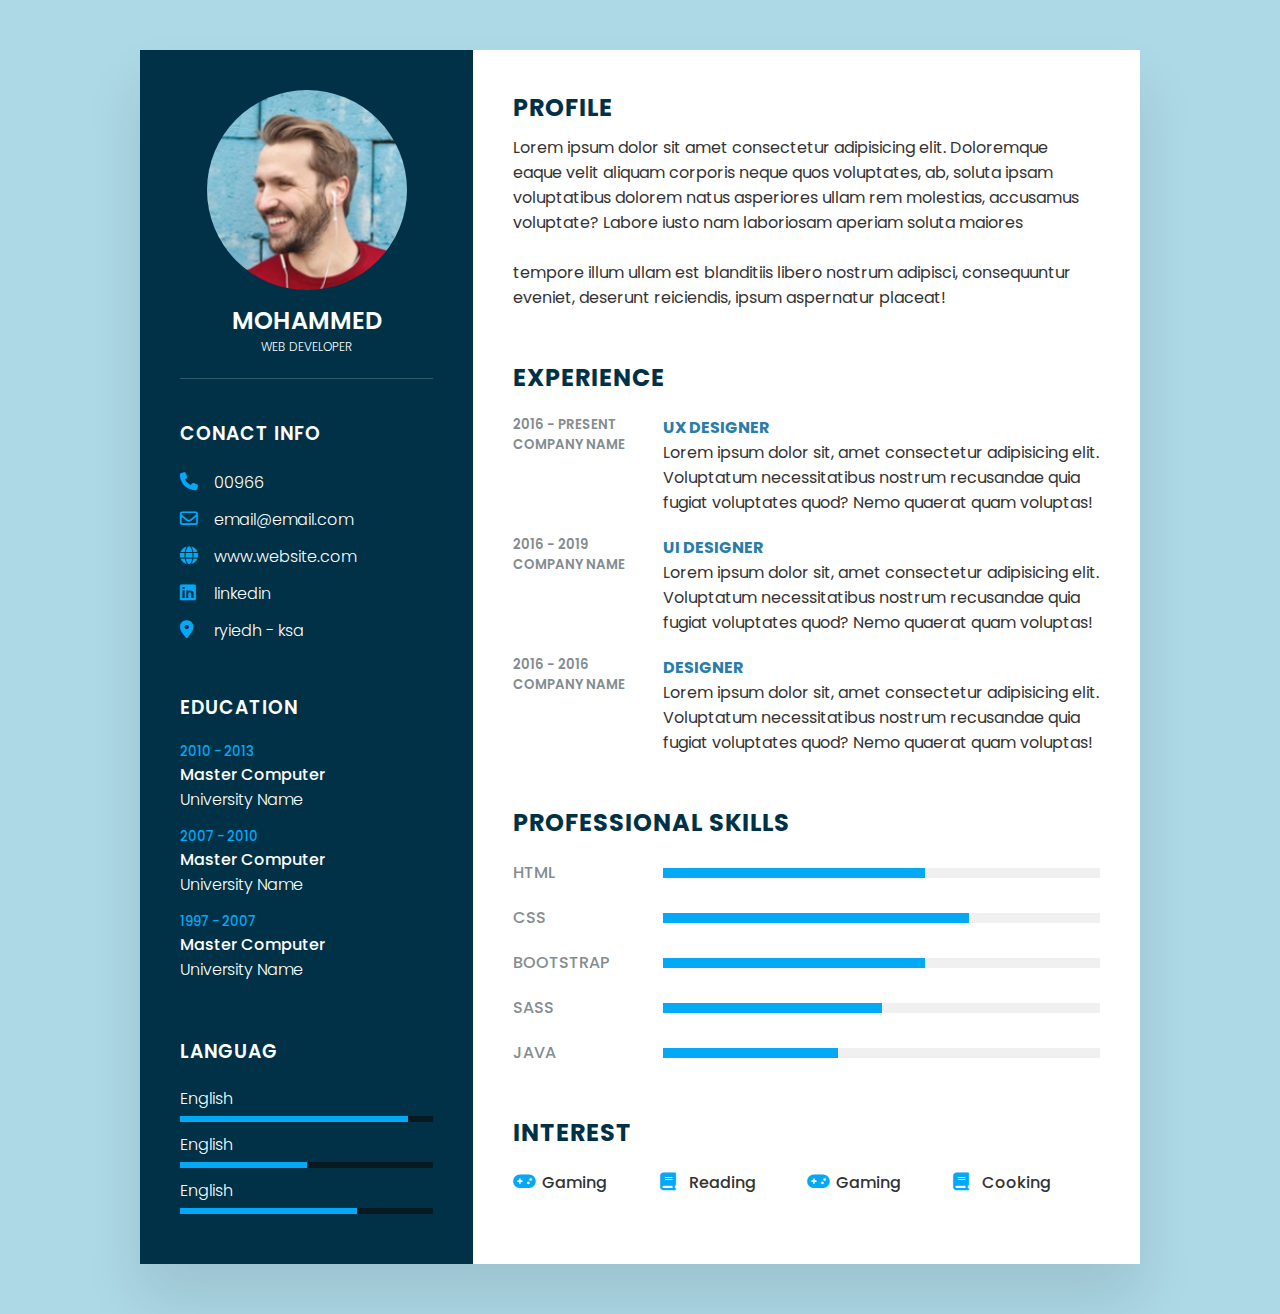
<file: project/04/index.html>
<!DOCTYPE html>
<html lang="en">

<head>
    <meta charset="UTF-8">
    <meta http-equiv="X-UA-Compatible" content="IE=edge">
    <meta name="viewport" content="width=device-width, initial-scale=1.0">
    <title> cv </title>

    <link rel="stylesheet" href="css/all.min.css">
    <link rel="stylesheet" href="css/main.css">
</head>

<body>





    <div class="body">
        <div class="container">

            <!-- 003 -->
            <div class="left_side">

                <div class="profile_text">
                    <div class="img_box">
                        <img src="images/pic.png" alt="">
                    </div>

                    <h2>
                        mohammed
                        <br>
                        <span> web developer </span>
                    </h2>
                </div>

                <div class="contact_info">
                    <h3>Conact Info</h3>

                    <ul>
                        <li>
                            <span class="icon"><i class="fa-solid fa-phone"></i></span>
                            <span class="text">00966</span>
                        </li>

                        <li>
                            <span class="icon"><i class="fa-regular fa-envelope"></i></span>
                            <span class="text">email@email.com</span>
                        </li>

                        <li>
                            <span class="icon"><i class="fa-solid fa-globe"></i></span>
                            <span class="text">www.website.com</span>
                        </li>

                        <li>
                            <span class="icon"><i class="fa-brands fa-linkedin"></i></span>
                            <span class="text">linkedin</span>
                        </li>

                        <li>
                            <span class="icon"><i class="fa-sharp fa-solid fa-location-dot"></i></span>
                            <span class="text">ryiedh - ksa</span>
                        </li>
                    </ul>
                </div>

                <div class="education">
                    <h3>Education</h3>

                    <ul>
                        <li>
                            <h5>2010 - 2013</h5>
                            <h4>Master Computer</h4>
                            <h4>University Name</h4>
                        </li>

                        <li>
                            <h5>2007 - 2010</h5>
                            <h4>Master Computer</h4>
                            <h4>University Name</h4>
                        </li>

                        <li>
                            <h5>1997 - 2007</h5>
                            <h4>Master Computer</h4>
                            <h4>University Name</h4>
                        </li>
                    </ul>
                </div>

                <div class="languag">
                    <h3>Languag</h3>

                    <ul>
                        <li>
                            <span class="text">English</span>
                            <span class="percent">
                                <div style="width: 90%;"></div>
                            </span>
                        </li>

                        <li>
                            <span class="text">English</span>
                            <span class="percent">
                                <div style="width: 50%;"></div>
                            </span>
                        </li>

                        <li>
                            <span class="text">English</span>
                            <span class="percent">
                                <div style="width: 70%;"></div>
                            </span>
                        </li>
                    </ul>
                </div>

            </div>

            <!-- 003 -->
            <div class="right_side">

                <div class="about">
                    <h2>profile</h2>

                    <p>
                        Lorem ipsum dolor sit amet consectetur adipisicing elit. Doloremque eaque velit aliquam corporis
                        neque quos voluptates, ab, soluta ipsam voluptatibus dolorem natus asperiores ullam rem
                        molestias, accusamus voluptate? Labore iusto nam laboriosam aperiam soluta maiores

                        <br>
                        <br>

                        tempore illum
                        ullam est blanditiis libero nostrum adipisci, consequuntur eveniet, deserunt reiciendis, ipsum
                        aspernatur placeat!
                    </p>
                </div>

                <div class="experience">
                    <h2>Experience</h2>

                    <div class="box">
                        <div class="year_company">
                            <h5>2016 - Present</h5>
                            <h5>company Name</h5>
                        </div>

                        <div class="text">
                            <h4> UX Designer</h4>
                            <p>
                                Lorem ipsum dolor sit, amet consectetur adipisicing elit. Voluptatum necessitatibus
                                nostrum recusandae quia fugiat voluptates quod? Nemo quaerat quam voluptas!
                            </p>
                        </div>
                    </div>

                    <div class="box">
                        <div class="year_company">
                            <h5>2016 - 2019</h5>
                            <h5>company Name</h5>
                        </div>

                        <div class="text">
                            <h4> UI Designer</h4>
                            <p>
                                Lorem ipsum dolor sit, amet consectetur adipisicing elit. Voluptatum necessitatibus
                                nostrum recusandae quia fugiat voluptates quod? Nemo quaerat quam voluptas!
                            </p>
                        </div>
                    </div>

                    <div class="box">
                        <div class="year_company">
                            <h5>2016 - 2016</h5>
                            <h5>company Name</h5>
                        </div>

                        <div class="text">
                            <h4>Designer</h4>
                            <p>
                                Lorem ipsum dolor sit, amet consectetur adipisicing elit. Voluptatum necessitatibus
                                nostrum recusandae quia fugiat voluptates quod? Nemo quaerat quam voluptas!
                            </p>
                        </div>
                    </div>

                </div>

                <div class="skills">
                    <h2>Professional skills</h2>

                    <div class="box">
                        <h4> html </h4>
                        <div class="percent">
                            <div style="width: 60%;"></div>
                        </div>
                    </div>

                    <div class="box">
                        <h4> css </h4>
                        <div class="percent">
                            <div style="width: 70%;"></div>
                        </div>
                    </div>

                    <div class="box">
                        <h4> Bootstrap </h4>
                        <div class="percent">
                            <div style="width: 60%;"></div>
                        </div>
                    </div>

                    <div class="box">
                        <h4> SASS </h4>
                        <div class="percent">
                            <div style="width: 50%;"></div>
                        </div>
                    </div>

                    <div class="box">
                        <h4> java </h4>
                        <div class="percent">
                            <div style="width: 40%;"></div>
                        </div>
                    </div>

                </div>

                <div class="interest">
                    <h2>interest</h2>

                    <ul>
                        <li>
                            <i class="fa fa-gamepad"></i>
                            Gaming
                        </li>

                        <li>
                            <i class="fa fa-book"></i>
                            Reading
                        </li>

                        <li>
                            <i class="fa fa-gamepad"></i>
                            Gaming
                        </li>

                        <li>
                            <i class="fa fa-book"></i>
                            Cooking
                        </li>
                    </ul>

                </div>

            </div>

        </div>
    </div>







</body>

</html>
</file>
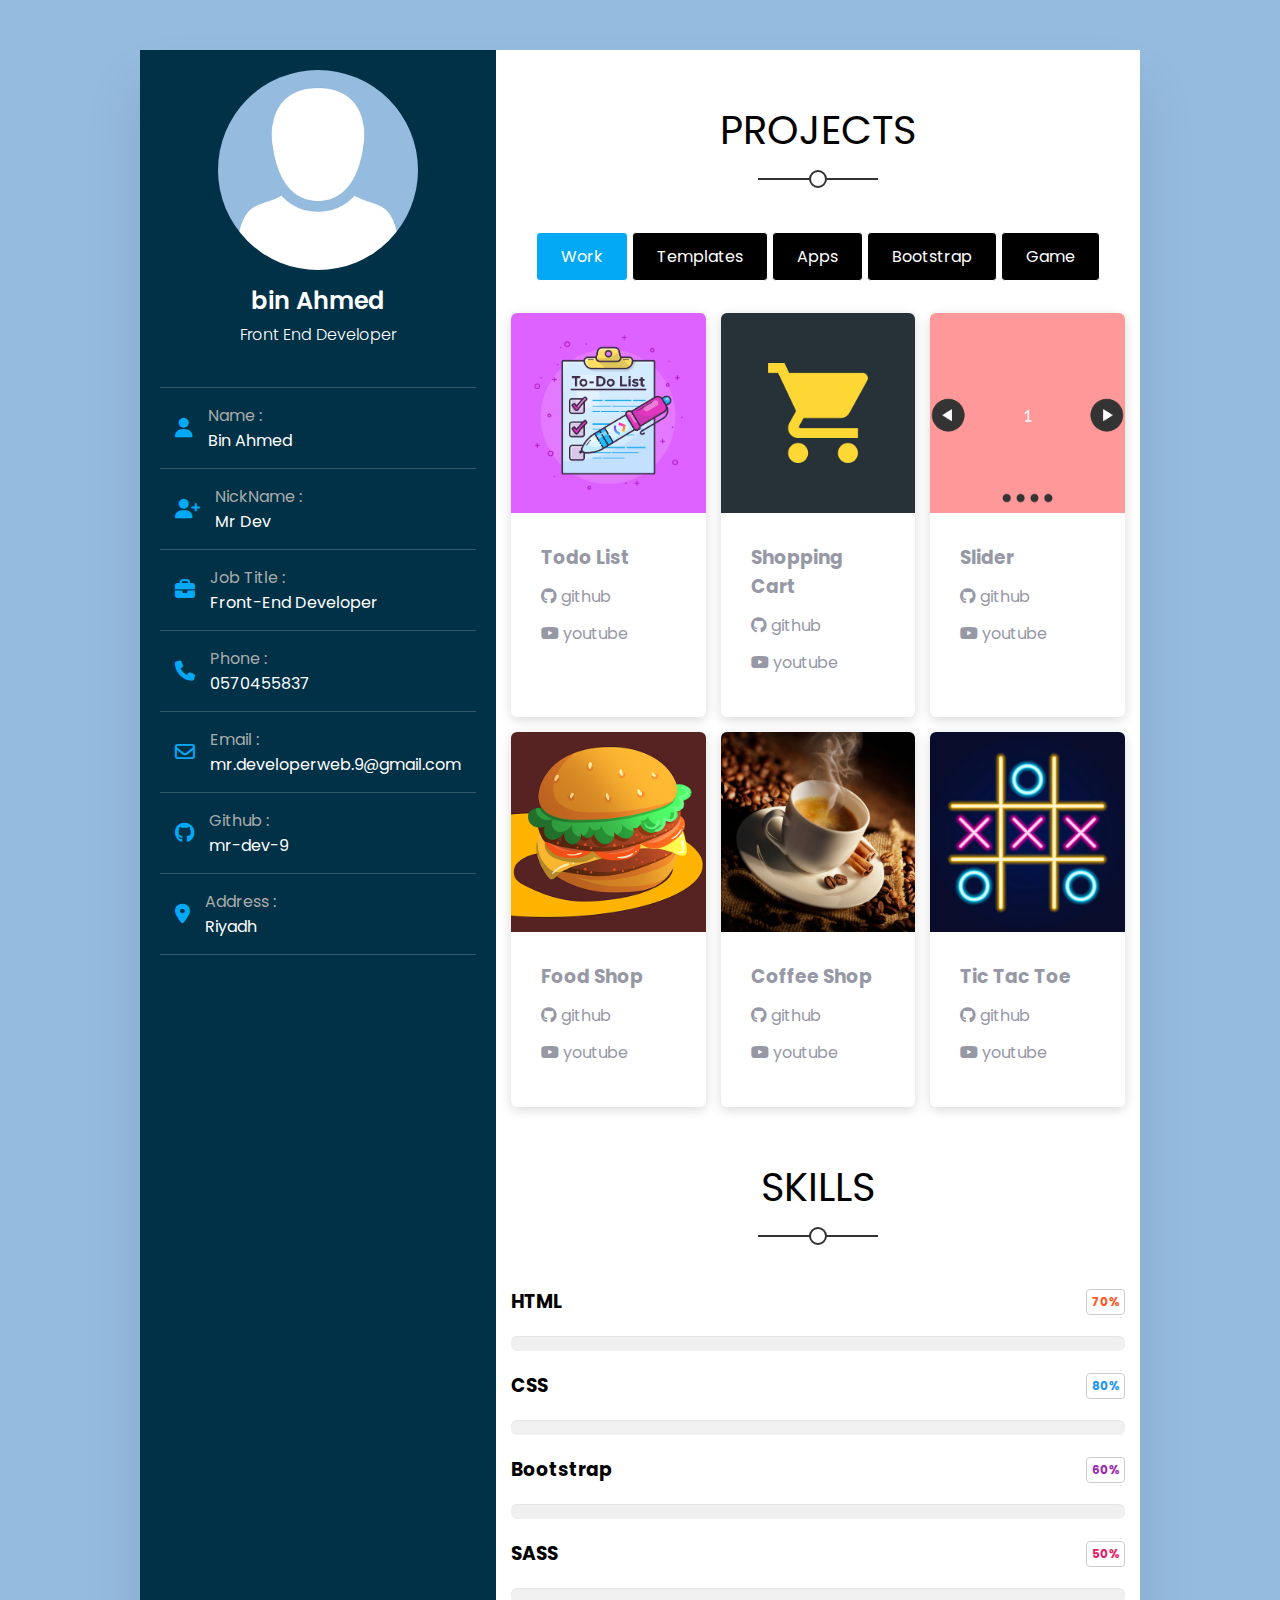
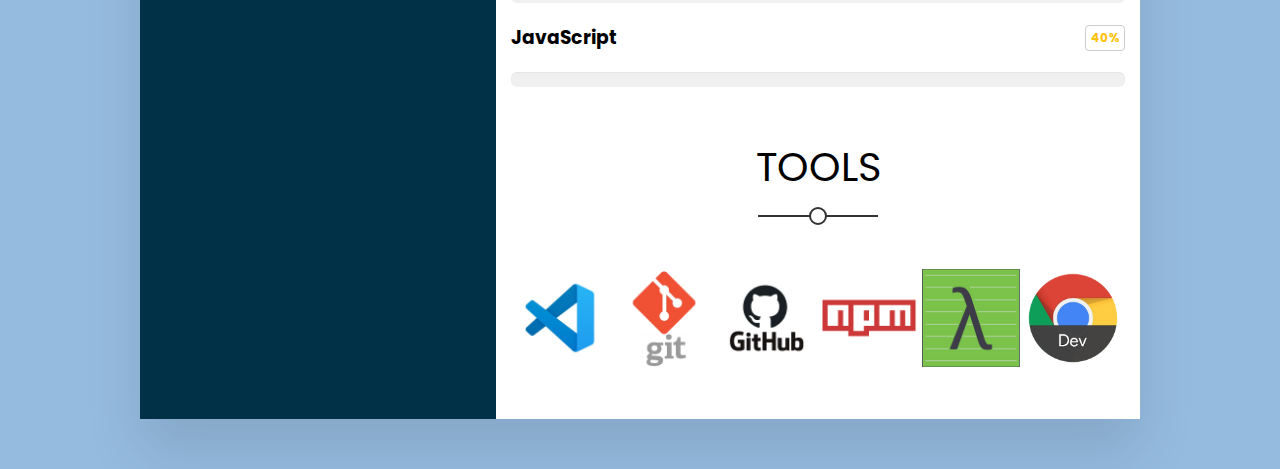
<file: project/05/index.html>
<!DOCTYPE html>
<html lang="en">

<head>
    <meta charset="UTF-8">
    <meta http-equiv="X-UA-Compatible" content="IE=edge">
    <meta name="viewport" content="width=device-width, initial-scale=1.0">
    <title> cv </title>

    <link rel="stylesheet" href="css/all.min.css">
    <link rel="stylesheet" href="css/main.css">
</head>

<body>





    <div class="body_cv">
        <div class="container_body">

            <!-- 003 -->
            <div class="left_side">

                <div class="profile">
                    <div class="img_box">
                        <img src="images/avatar img.webp" alt="">
                    </div>

                    <h2>
                        bin Ahmed
                        <br>
                    </h2>
                    <span> Front End Developer </span>
                </div>

                <div class="contact">

                    <div class="box">
                        <i class="fa-solid fa-user"></i>

                        <div class="info">
                            <h3>Name :</h3>
                            <p>Bin Ahmed</p>
                        </div>
                    </div>

                    <div class="box">
                        <i class="fa-solid fa-user-plus"></i>

                        <div class="info">
                            <h3>NickName :</h3>
                            <p>Mr Dev</p>
                        </div>
                    </div>

                    <div class="box">
                        <i class="fa-solid fa-briefcase"></i>

                        <div class="info">
                            <h3>Job Title :</h3>
                            <p>Front-End Developer</p>
                        </div>
                    </div>

                    <div class="box">
                        <i class="fa-solid fa-phone"></i>

                        <div class="info">
                            <h3>Phone :</h3>
                            <p>0570455837</p>
                        </div>
                    </div>

                    <div class="box">
                        <i class="fa-regular fa-envelope"></i>

                        <div class="info">
                            <h3>Email :</h3>
                            <p>mr.developerweb.9@gmail.com</p>
                        </div>
                    </div>

                    <div class="box">
                        <i class="fa-brands fa-github"></i>

                        <div class="info">
                            <h3>Github :</h3>
                            <p>
                                <a href="https://github.com/mr-dev-9" target="_blank">mr-dev-9</a>
                            </p>
                        </div>
                    </div>

                    <div class="box">
                        <i class="fa-sharp fa-solid fa-location-dot"></i>

                        <div class="info">
                            <h3>Address :</h3>
                            <p>Riyadh</p>
                        </div>
                    </div>

                </div>

            </div>

            <!-- 003 -->
            <div class="right_side">

                <section class="articles">
                    <h2 class="heading">Projects</h2>

                    <ul class="switcher">
                        <li class="active" data-cat=".all">Work</li>
                        <li data-cat=".template">Templates</li>
                        <li data-cat=".app">Apps</li>
                        <li data-cat=".bootstrap">Bootstrap</li>
                        <li data-cat=".game">Game</li>
                    </ul>

                    <div class="article__grid">

                        <!-- 01 = app todo list-->
                        <div class="article__item all app">

                            <div class="article__image"></div>

                            <div class="article__text">

                                <h3>Todo List</h3>

                                <a href="#">
                                    <i class="fa-brands fa-github"></i>
                                    github
                                </a>

                                <a href="#">
                                    <i class="fa-brands fa-youtube"></i>
                                    youtube
                                </a>

                            </div>

                        </div>

                        <!-- 02 = app Shopping Cart -->
                        <div class="article__item all app">

                            <div class="article__image"></div>

                            <div class="article__text">

                                <h3>Shopping Cart</h3>

                                <a href="#">
                                    <i class="fa-brands fa-github"></i>
                                    github
                                </a>

                                <a href="#">
                                    <i class="fa-brands fa-youtube"></i>
                                    youtube
                                </a>

                            </div>

                        </div>

                        <!-- 03 = app Slider-->
                        <div class="article__item all app">

                            <div class="article__image"></div>

                            <div class="article__text">

                                <h3>Slider</h3>

                                <a href="#">
                                    <i class="fa-brands fa-github"></i>
                                    github
                                </a>

                                <a href="#">
                                    <i class="fa-brands fa-youtube"></i>
                                    youtube
                                </a>

                            </div>

                        </div>



                        <!-- 04 = Car-->
                        <div class="article__item hide template">

                            <div class="article__image"></div>

                            <div class="article__text">

                                <h3> Car Shop </h3>

                                <a href="#">
                                    <i class="fa-brands fa-github"></i>
                                    github
                                </a>

                                <a href="#">
                                    <i class="fa-brands fa-youtube"></i>
                                    youtube
                                </a>

                            </div>

                        </div>

                        <!-- 05 = Food-->
                        <div class="article__item all template">

                            <div class="article__image"></div>

                            <div class="article__text">

                                <h3> Food Shop </h3>

                                <a href="#">
                                    <i class="fa-brands fa-github"></i>
                                    github
                                </a>

                                <a href="#">
                                    <i class="fa-brands fa-youtube"></i>
                                    youtube
                                </a>

                            </div>

                        </div>

                        <!-- 06 = Flowers -->
                        <div class="article__item hide template">

                            <div class="article__image"></div>

                            <div class="article__text">

                                <h3> Flowers Shop </h3>

                                <a href="#">
                                    <i class="fa-brands fa-github"></i>
                                    github
                                </a>

                                <a href="#">
                                    <i class="fa-brands fa-youtube"></i>
                                    youtube
                                </a>

                            </div>

                        </div>

                        <!-- 07 = Coffee -->
                        <div class="article__item all template">

                            <div class="article__image"></div>

                            <div class="article__text">

                                <h3> Coffee Shop </h3>

                                <a href="#">
                                    <i class="fa-brands fa-github"></i>
                                    github
                                </a>

                                <a href="#">
                                    <i class="fa-brands fa-youtube"></i>
                                    youtube
                                </a>

                            </div>

                        </div>

                        <!-- 08 = Book -->
                        <div class="article__item hide template">

                            <div class="article__image"></div>

                            <div class="article__text">

                                <h3> Book Shop </h3>

                                <a href="#">
                                    <i class="fa-brands fa-github"></i>
                                    github
                                </a>

                                <a href="#">
                                    <i class="fa-brands fa-youtube"></i>
                                    youtube
                                </a>

                            </div>

                        </div>

                        <!-- 09 = Hospital -->
                        <div class="article__item hide template">

                            <div class="article__image"></div>

                            <div class="article__text">

                                <h3> Book Shop </h3>

                                <a href="#">
                                    <i class="fa-brands fa-github"></i>
                                    github
                                </a>

                                <a href="#">
                                    <i class="fa-brands fa-youtube"></i>
                                    youtube
                                </a>

                            </div>

                        </div>

                        <!-- 10 = Shoes  -->
                        <div class="article__item hide template">

                            <div class="article__image"></div>

                            <div class="article__text">

                                <h3> Shoes Shop </h3>

                                <a href="#">
                                    <i class="fa-brands fa-github"></i>
                                    github
                                </a>

                                <a href="#">
                                    <i class="fa-brands fa-youtube"></i>
                                    youtube
                                </a>

                            </div>

                        </div>

                        <!-- 11 = Fitness -->
                        <div class="article__item hide template">

                            <div class="article__image"></div>

                            <div class="article__text">

                                <h3> Fitness Shop </h3>

                                <a href="#">
                                    <i class="fa-brands fa-github"></i>
                                    github
                                </a>

                                <a href="#">
                                    <i class="fa-brands fa-youtube"></i>
                                    youtube
                                </a>

                            </div>

                        </div>



                        <!-- 12 = game-->
                        <div class="article__item all game">

                            <div class="article__image"></div>

                            <div class="article__text">

                                <h3> Tic Tac Toe </h3>

                                <a href="#">
                                    <i class="fa-brands fa-github"></i>
                                    github
                                </a>

                                <a href="#">
                                    <i class="fa-brands fa-youtube"></i>
                                    youtube
                                </a>

                            </div>

                        </div>

                        <!-- 13 = Bootstrap-->
                        <div class="article__item bootstrap hide">

                            <div class="article__image"></div>

                            <div class="article__text">

                                <h3>Bootstrap Template</h3>

                                <a href="#">
                                    <i class="fa-brands fa-github"></i>
                                    github
                                </a>

                                <a href="#">
                                    <i class="fa-brands fa-youtube"></i>
                                    youtube
                                </a>

                            </div>

                        </div>

                    </div>

                </section>

                <section class="skills">

                    <h2 class="heading">Skills</h2>

                    <div class="container">

                        <div class="box">
                            <h3>
                                HTML
                                <span>70%</span>
                            </h3>

                            <div class="the_progress">
                                <span style="width: 0;" data-width="70%"></span>
                            </div>
                        </div>

                        <div class="box">
                            <h3>
                                CSS
                                <span>80%</span>
                            </h3>

                            <div class="the_progress">
                                <span style="width: 0;" data-width="80%"></span>
                            </div>
                        </div>

                        <div class="box">
                            <h3>
                                Bootstrap
                                <span>60%</span>
                            </h3>

                            <div class="the_progress">
                                <span style="width: 0;" data-width="60%"></span>
                            </div>
                        </div>

                        <div class="box">
                            <h3>
                                SASS
                                <span>50%</span>
                            </h3>

                            <div class="the_progress">
                                <span style="width: 0" data-width="50%"></span>
                            </div>
                        </div>

                        <div class="box">
                            <h3>
                                JavaScript
                                <span>40%</span>
                            </h3>

                            <div class="the_progress">
                                <span style="width: 0;" data-width="40%"></span>
                            </div>
                        </div>

                    </div>

                </section>

                <section class="tools">

                    <h2 class="heading">Tools</h2>

                    <div class="container">
                        <img src="images/vs code.jpg" alt="">
                        <img src="images/git.webp" alt="">
                        <img src="images/github.jpg" alt="">
                        <img src="images/npm.png" alt="">
                        <img src="images/cmder.png" alt="">
                        <img src="images/Chrome developer.webp" alt="">
                    </div>
                </section>

            </div>

        </div>
    </div>





    <script src="js/app.js"></script>

</body>

</html>
</file>
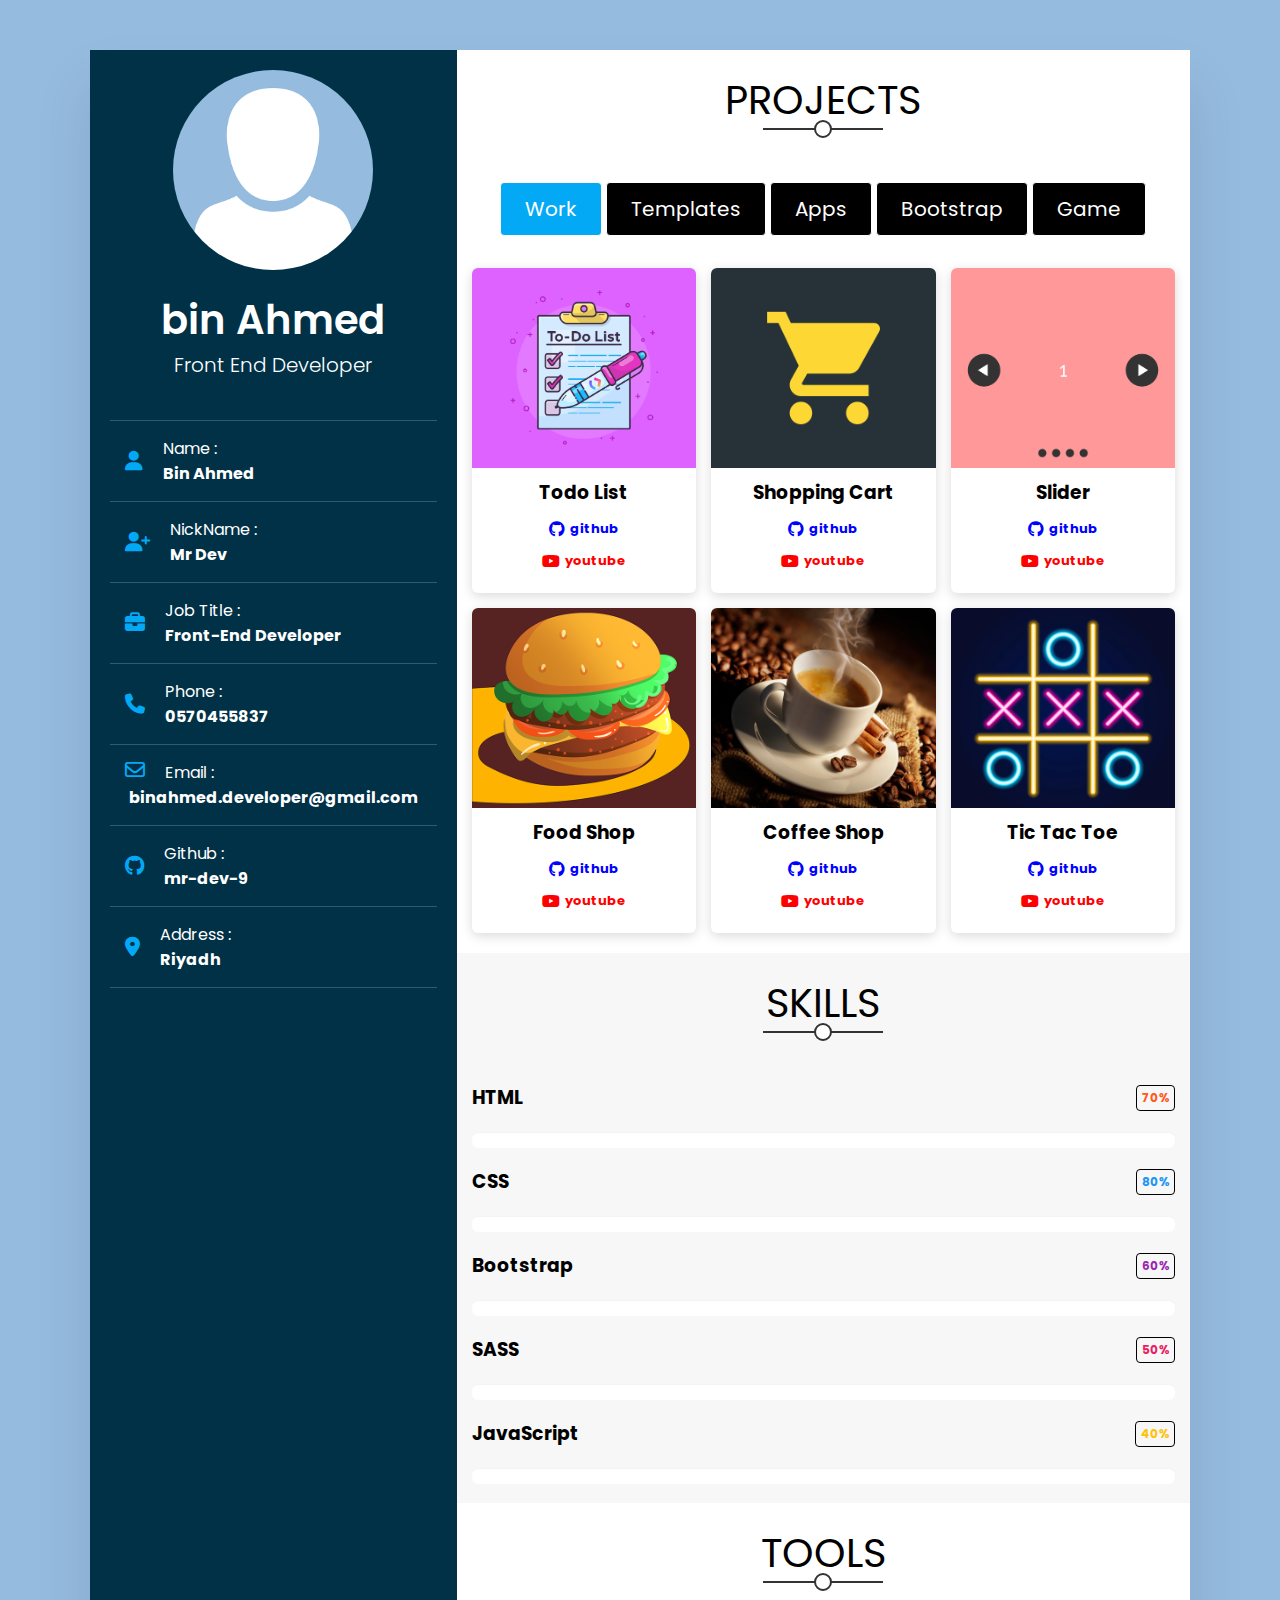
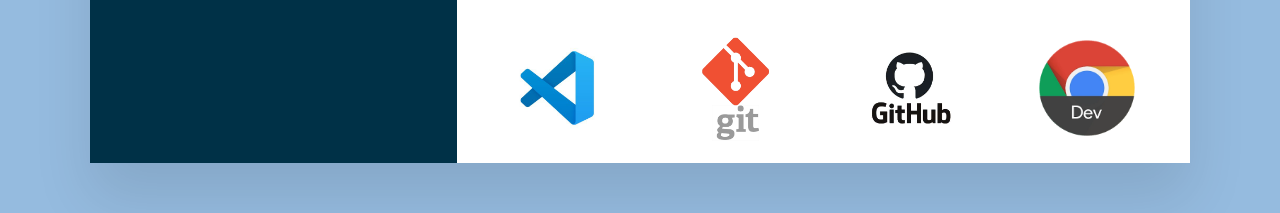
<file: project/06/index.html>
<!DOCTYPE html>
<html lang="en">

<head>
    <meta charset="UTF-8">
    <meta http-equiv="X-UA-Compatible" content="IE=edge">
    <meta name="viewport" content="width=device-width, initial-scale=1.0">
    <title> cv pdf </title>

    <link rel="stylesheet" href="css/all.min.css">
    <link rel="stylesheet" href="css/main.css">
</head>

<body>





    <div class="body_cv">
        <div class="container_body">

            <div class="left_side">
                <div class="profile">
                    <div class="img_box">
                        <img src="images/avatar img.webp" alt="">
                    </div>

                    <h2>bin Ahmed</h2>

                    <h4> Front End Developer </h4>
                </div>

                <div class="contact">

                    <div class="box">
                        <i class="fa-solid fa-user"></i>

                        <div class="info">
                            <h3>Name :</h3>
                            <p>Bin Ahmed</p>
                        </div>
                    </div>

                    <div class="box">
                        <i class="fa-solid fa-user-plus"></i>

                        <div class="info">
                            <h3>NickName :</h3>
                            <p>Mr Dev</p>
                        </div>
                    </div>

                    <div class="box">
                        <i class="fa-solid fa-briefcase"></i>

                        <div class="info">
                            <h3>Job Title :</h3>
                            <p>Front-End Developer</p>
                        </div>
                    </div>

                    <div class="box">
                        <i class="fa-solid fa-phone"></i>

                        <div class="info">
                            <h3>Phone :</h3>
                            <p>0570455837</p>
                        </div>
                    </div>

                    <div class="box email">
                        <i class="fa-regular fa-envelope"></i>

                        <div class="info">
                            <h3>Email :</h3>
                            <p>binahmed.developer@gmail.com</p>
                        </div>
                    </div>

                    <div class="box">
                        <i class="fa-brands fa-github"></i>

                        <div class="info">
                            <h3>Github :</h3>
                            <p>
                                <a href="https://github.com/mr-dev-9" target="_blank">mr-dev-9</a>
                            </p>
                        </div>
                    </div>

                    <div class="box">
                        <i class="fa-sharp fa-solid fa-location-dot"></i>

                        <div class="info">
                            <h3>Address :</h3>
                            <p>Riyadh</p>
                        </div>
                    </div>

                </div>
            </div>

            <div class="right_side">
                <section class="articles">
                    <h2 class="heading">Projects</h2>

                    <ul class="switcher">
                        <li class="active" data-cat=".all">Work</li>
                        <li data-cat=".template">Templates</li>
                        <li data-cat=".app">Apps</li>
                        <li data-cat=".bootstrap">Bootstrap</li>
                        <li data-cat=".game">Game</li>
                    </ul>

                    <div class="article__grid">

                        <!-- 01 = app todo list-->
                        <div class="article__item all app">

                            <div class="article__image"></div>

                            <div class="article__text">

                                <h3>Todo List</h3>

                                <a class="github" target="_blank" href="https://mr-dev-9.github.io/todo-list/">
                                    <i class="fa-brands fa-github"></i>
                                    github
                                </a>

                                <a class="youtube" href="https://youtu.be/-HAWWXSLy1M" target="_blank">
                                    <i class="fa-brands fa-youtube"></i>
                                    youtube
                                </a>

                            </div>

                        </div>

                        <!-- 02 = app Shopping Cart -->
                        <div class="article__item all app">

                            <div class="article__image"></div>

                            <div class="article__text">

                                <h3>Shopping Cart</h3>

                                <a class="github" target="_blank" href="https://mr-dev-9.github.io/shopping-cart/">
                                    <i class="fa-brands fa-github"></i>
                                    github
                                </a>

                                <a class="youtube" href="https://youtu.be/6nSSEU6MmzY" target="_blank">
                                    <i class="fa-brands fa-youtube"></i>
                                    youtube
                                </a>

                            </div>

                        </div>

                        <!-- 03 = app Slider-->
                        <div class="article__item all app">

                            <div class="article__image"></div>

                            <div class="article__text">

                                <h3>Slider</h3>

                                <a class="github" target="_blank" href="https://mr-dev-9.github.io/slider/">
                                    <i class="fa-brands fa-github"></i>
                                    github
                                </a>

                                <a class="youtube" href="https://youtu.be/0uspAQgP1k4" target="_blank">
                                    <i class="fa-brands fa-youtube"></i>
                                    youtube
                                </a>

                            </div>

                        </div>



                        <!-- 04 = Car-->
                        <div class="article__item hide template">

                            <div class="article__image"></div>

                            <div class="article__text">

                                <h3> Car Shop </h3>

                                <a href="https://mr-dev-9.github.io/templates-shop/" target="_blank">
                                    <i class="fa-brands fa-github"></i>
                                    github
                                </a>

                                <a href="https://youtu.be/9YnBDZ9HAWI?t=22" target="_blank">
                                    <i class="fa-brands fa-youtube"></i>
                                    youtube
                                </a>

                            </div>

                        </div>

                        <!-- 05 = Food-->
                        <div class="article__item all template">

                            <div class="article__image"></div>

                            <div class="article__text">

                                <h3> Food Shop </h3>

                                <a class="github" href="https://mr-dev-9.github.io/templates-shop/" target="_blank">
                                    <i class="fa-brands fa-github"></i>
                                    github
                                </a>

                                <a class="youtube" href="https://youtu.be/9YnBDZ9HAWI?t=182" target="_blank">
                                    <i class="fa-brands fa-youtube"></i>
                                    youtube
                                </a>

                            </div>

                        </div>

                        <!-- 06 = Flowers -->
                        <div class="article__item hide template">

                            <div class="article__image"></div>

                            <div class="article__text">

                                <h3> Flowers Shop </h3>

                                <a href="https://mr-dev-9.github.io/templates-shop/" target="_blank">
                                    <i class="fa-brands fa-github"></i>
                                    github
                                </a>

                                <a href="https://youtu.be/9YnBDZ9HAWI?t=336" target="_blank">
                                    <i class="fa-brands fa-youtube"></i>
                                    youtube
                                </a>

                            </div>

                        </div>

                        <!-- 07 = Coffee -->
                        <div class="article__item all template">

                            <div class="article__image"></div>

                            <div class="article__text">

                                <h3> Coffee Shop </h3>

                                <a class="github" href="https://mr-dev-9.github.io/templates-shop/" target="_blank">
                                    <i class="fa-brands fa-github"></i>
                                    github
                                </a>

                                <a class="youtube" href="https://youtu.be/9YnBDZ9HAWI?t=477" target="_blank">
                                    <i class="fa-brands fa-youtube"></i>
                                    youtube
                                </a>

                            </div>

                        </div>

                        <!-- 08 = Book -->
                        <div class="article__item hide template">

                            <div class="article__image"></div>

                            <div class="article__text">

                                <h3> Book Shop </h3>

                                <a href="https://mr-dev-9.github.io/templates-shop/" target="_blank">
                                    <i class="fa-brands fa-github"></i>
                                    github
                                </a>

                                <a href="https://youtu.be/9YnBDZ9HAWI?t=621" target="_blank">
                                    <i class="fa-brands fa-youtube"></i>
                                    youtube
                                </a>

                            </div>

                        </div>

                        <!-- 09 = Hospital -->
                        <div class="article__item hide template">

                            <div class="article__image"></div>

                            <div class="article__text">

                                <h3> Book Shop </h3>

                                <a href="https://mr-dev-9.github.io/templates-shop/" target="_blank">
                                    <i class="fa-brands fa-github"></i>
                                    github
                                </a>

                                <a href="https://youtu.be/9YnBDZ9HAWI?t=748" target="_blank">
                                    <i class="fa-brands fa-youtube"></i>
                                    youtube
                                </a>

                            </div>

                        </div>

                        <!-- 10 = Shoes  -->
                        <div class="article__item hide template">

                            <div class="article__image"></div>

                            <div class="article__text">

                                <h3> Shoes Shop </h3>

                                <a href="https://mr-dev-9.github.io/templates-shop/" target="_blank">
                                    <i class="fa-brands fa-github"></i>
                                    github
                                </a>

                                <a href="https://youtu.be/9YnBDZ9HAWI?t=905" target="_blank">
                                    <i class="fa-brands fa-youtube"></i>
                                    youtube
                                </a>

                            </div>

                        </div>

                        <!-- 11 = Fitness -->
                        <div class="article__item hide template">

                            <div class="article__image"></div>

                            <div class="article__text">

                                <h3> Fitness Shop </h3>

                                <a href="https://mr-dev-9.github.io/templates-shop/" target="_blank">
                                    <i class="fa-brands fa-github"></i>
                                    github
                                </a>

                                <a href="https://youtu.be/9YnBDZ9HAWI?t=1039" target="_blank">
                                    <i class="fa-brands fa-youtube"></i>
                                    youtube
                                </a>

                            </div>

                        </div>



                        <!-- 12 = game-->
                        <div class="article__item all game">
                            <div class="article__image"></div>

                            <div class="article__text">
                                <h3> Tic Tac Toe </h3>

                                <a class="github" target="_blank" href="https://mr-dev-9.github.io/tic-tac-toe/">
                                    <i class="fa-brands fa-github"></i>
                                    github
                                </a>

                                <a class="youtube" href="https://youtu.be/YUGjLT-9lzY" target="_blank">
                                    <i class="fa-brands fa-youtube"></i>
                                    youtube
                                </a>
                            </div>
                        </div>

                        <!-- 13 = Bootstrap-->
                        <div class="article__item bootstrap hide">

                            <div class="article__image"></div>

                            <div class="article__text">

                                <h3>Bootstrap Template</h3>

                                <a target="_blank" href="https://mr-dev-9.github.io/bootstrap/">
                                    <i class="fa-brands fa-github"></i>
                                    github
                                </a>

                                <a href="https://www.youtube.com/watch?v=QhNZtS84w4U" target="_blank">
                                    <i class="fa-brands fa-youtube"></i>
                                    youtube
                                </a>

                            </div>

                        </div>

                    </div>
                </section>

                <section class="skills">
                    <h2 class="heading">Skills</h2>

                    <div class="container">
                        <div class="box">
                            <h3>
                                HTML
                                <span>70%</span>
                            </h3>

                            <div class="the_progress">
                                <span style="width: 0;" data-width="70%"></span>
                            </div>
                        </div>

                        <div class="box">
                            <h3>
                                CSS
                                <span>80%</span>
                            </h3>

                            <div class="the_progress">
                                <span style="width: 0;" data-width="80%"></span>
                            </div>
                        </div>

                        <div class="box">
                            <h3>
                                Bootstrap
                                <span>60%</span>
                            </h3>

                            <div class="the_progress">
                                <span style="width: 0;" data-width="60%"></span>
                            </div>
                        </div>

                        <div class="box">
                            <h3>
                                SASS
                                <span>50%</span>
                            </h3>

                            <div class="the_progress">
                                <span style="width: 0" data-width="50%"></span>
                            </div>
                        </div>

                        <div class="box">
                            <h3>
                                JavaScript
                                <span>40%</span>
                            </h3>

                            <div class="the_progress">
                                <span style="width: 0;" data-width="40%"></span>
                            </div>
                        </div>
                    </div>
                </section>

                <section class="tools">
                    <h2 class="heading">Tools</h2>

                    <div class="container">
                        <img src="images/vs code.jpg" alt="">
                        <img src="images/git.webp" alt="">
                        <img src="images/github.jpg" alt="">
                        <img src="images/Chrome developer.webp" alt="">
                    </div>
                </section>
            </div>

        </div>
    </div>





    <script src="js/app.js"></script>

</body>

</html>
</file>
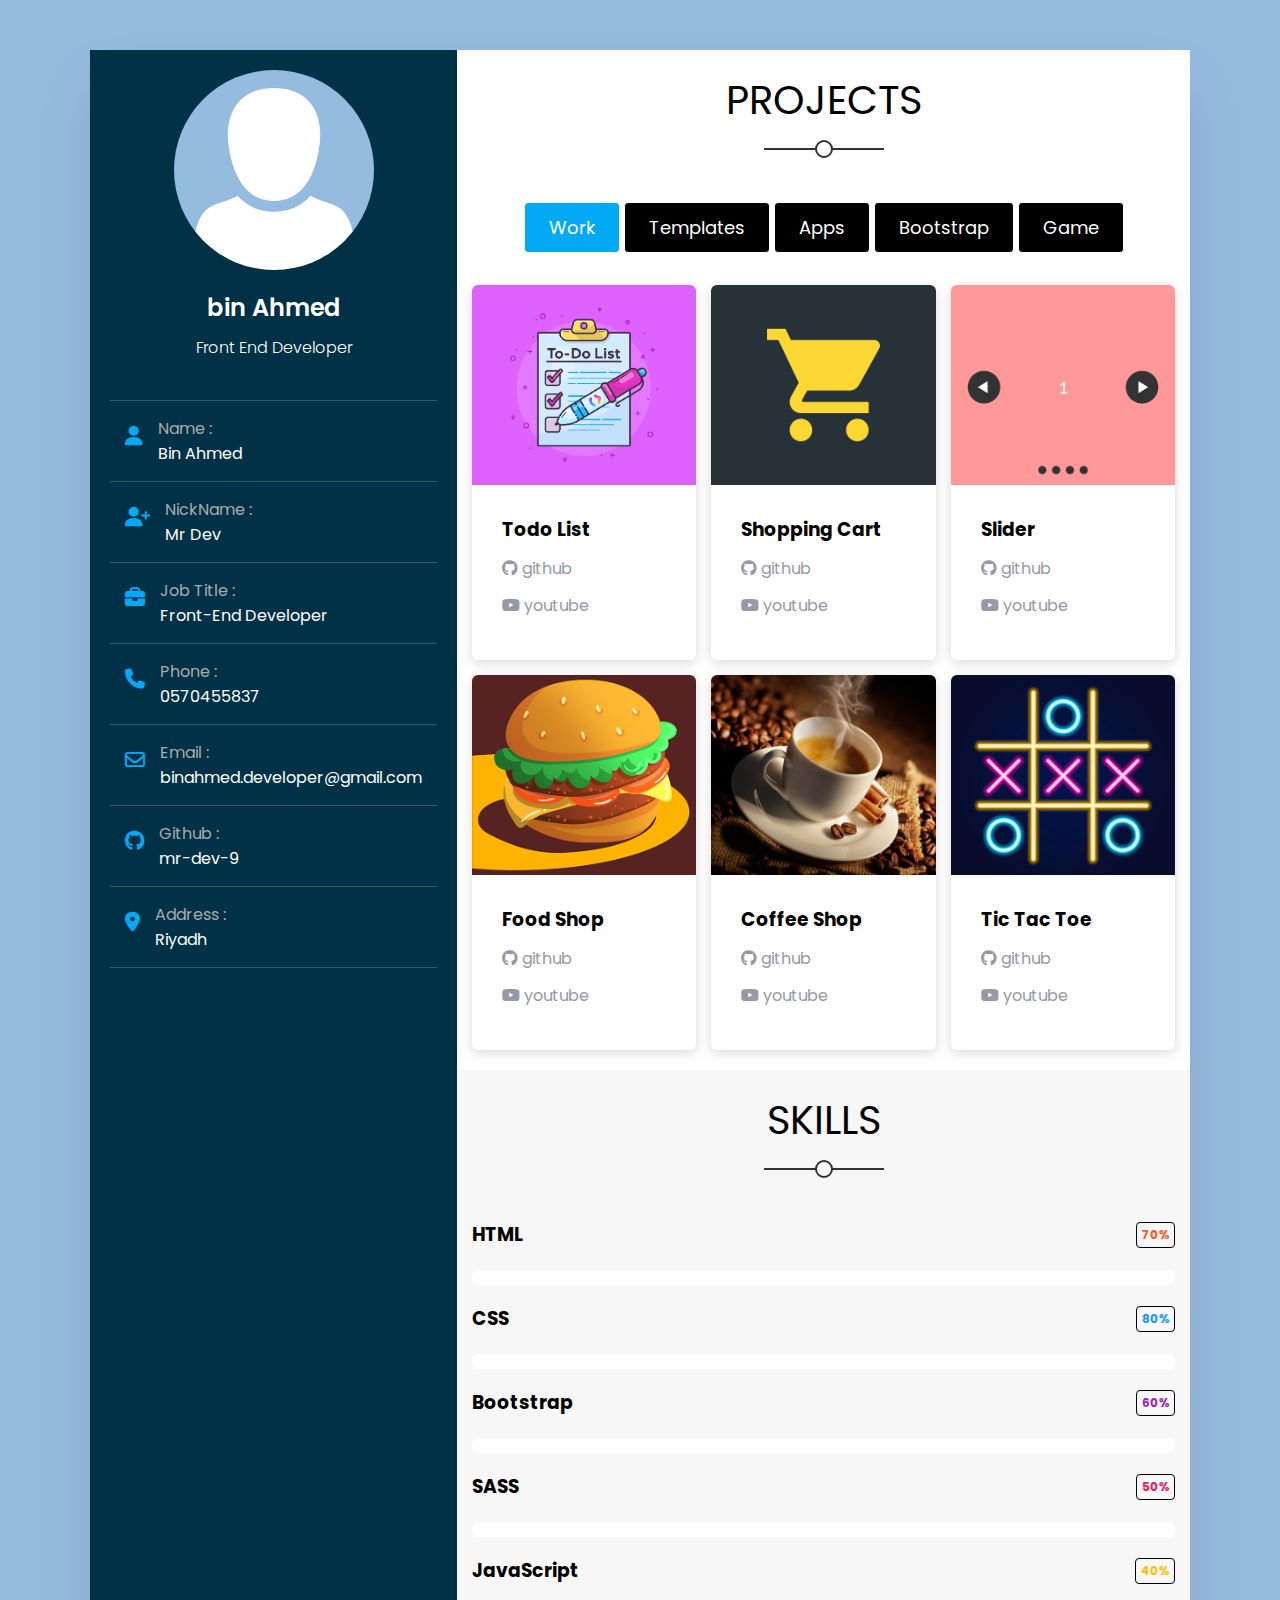
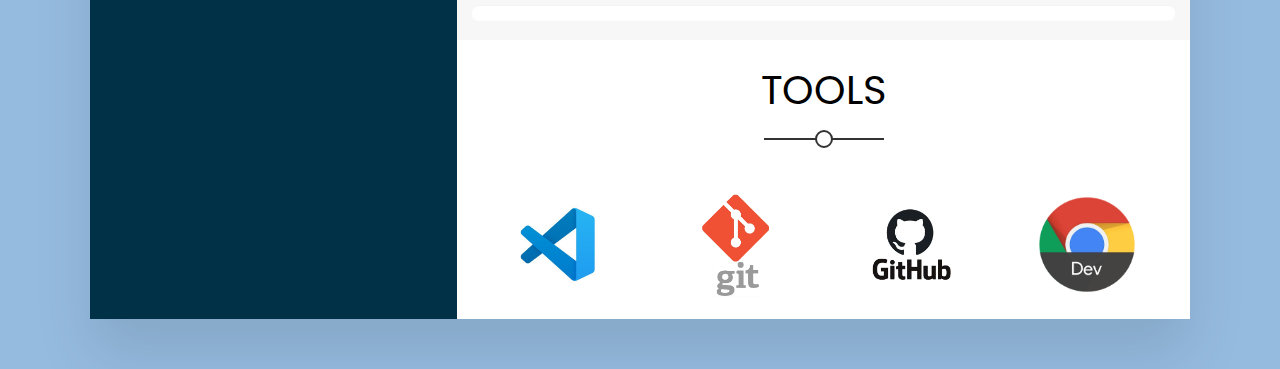
<file: project/07/index.html>
<!DOCTYPE html>
<html lang="en">

<head>
    <meta charset="UTF-8">
    <meta http-equiv="X-UA-Compatible" content="IE=edge">
    <meta name="viewport" content="width=device-width, initial-scale=1.0">
    <title> Resume </title>

    <link rel="stylesheet" href="css/all.min.css">
    <link rel="stylesheet" href="css/main.css">
</head>

<body>





    <div class="body_cv">
        <div class="container_body">

            <div class="left_side">
                <div class="profile">
                    <div class="img_box">
                        <img src="images/avatar img.webp" alt="">
                    </div>

                    <h2>bin Ahmed</h2>

                    <h4> Front End Developer </h4>
                </div>

                <div class="contact">

                    <div class="box">
                        <i class="fa-solid fa-user"></i>

                        <div class="info">
                            <h3>Name :</h3>
                            <p>Bin Ahmed</p>
                        </div>
                    </div>

                    <div class="box">
                        <i class="fa-solid fa-user-plus"></i>

                        <div class="info">
                            <h3>NickName :</h3>
                            <p>Mr Dev</p>
                        </div>
                    </div>

                    <div class="box">
                        <i class="fa-solid fa-briefcase"></i>

                        <div class="info">
                            <h3>Job Title :</h3>
                            <p>Front-End Developer</p>
                        </div>
                    </div>

                    <div class="box">
                        <i class="fa-solid fa-phone"></i>

                        <div class="info">
                            <h3>Phone :</h3>
                            <p>0570455837</p>
                        </div>
                    </div>

                    <div class="box">
                        <i class="fa-regular fa-envelope"></i>

                        <div class="info">
                            <h3>Email :</h3>
                            <p>binahmed.developer@gmail.com</p>
                        </div>
                    </div>

                    <div class="box">
                        <i class="fa-brands fa-github"></i>

                        <div class="info">
                            <h3>Github :</h3>
                            <p>
                                <a href="https://github.com/mr-dev-9" target="_blank">mr-dev-9</a>
                            </p>
                        </div>
                    </div>

                    <div class="box">
                        <i class="fa-sharp fa-solid fa-location-dot"></i>

                        <div class="info">
                            <h3>Address :</h3>
                            <p>Riyadh</p>
                        </div>
                    </div>

                </div>
            </div>

            <div class="right_side">
                <section class="articles">
                    <h2 class="heading">Projects</h2>

                    <ul class="switcher">
                        <li class="active" data-cat=".all">Work</li>
                        <li data-cat=".template">Templates</li>
                        <li data-cat=".app">Apps</li>
                        <li data-cat=".bootstrap">Bootstrap</li>
                        <li data-cat=".game">Game</li>
                    </ul>

                    <div class="article__grid">

                        <!-- 01 = app todo list-->
                        <div class="article__item all app">

                            <div class="article__image"></div>

                            <div class="article__text">

                                <h3>Todo List</h3>

                                <a target="_blank" href="https://mr-dev-9.github.io/todo-list/">
                                    <i class="fa-brands fa-github"></i>
                                    github
                                </a>

                                <a href="https://youtu.be/-HAWWXSLy1M" target="_blank">
                                    <i class="fa-brands fa-youtube"></i>
                                    youtube
                                </a>

                            </div>

                        </div>

                        <!-- 02 = app Shopping Cart -->
                        <div class="article__item all app">

                            <div class="article__image"></div>

                            <div class="article__text">

                                <h3>Shopping Cart</h3>

                                <a target="_blank" href="https://mr-dev-9.github.io/shopping-cart/">
                                    <i class="fa-brands fa-github"></i>
                                    github
                                </a>

                                <a href="https://youtu.be/6nSSEU6MmzY" target="_blank">
                                    <i class="fa-brands fa-youtube"></i>
                                    youtube
                                </a>

                            </div>

                        </div>

                        <!-- 03 = app Slider-->
                        <div class="article__item all app">

                            <div class="article__image"></div>

                            <div class="article__text">

                                <h3>Slider</h3>

                                <a target="_blank" href="https://mr-dev-9.github.io/slider/">
                                    <i class="fa-brands fa-github"></i>
                                    github
                                </a>

                                <a href="https://youtu.be/0uspAQgP1k4" target="_blank">
                                    <i class="fa-brands fa-youtube"></i>
                                    youtube
                                </a>

                            </div>

                        </div>



                        <!-- 04 = Car-->
                        <div class="article__item hide template">

                            <div class="article__image"></div>

                            <div class="article__text">

                                <h3> Car Shop </h3>

                                <a href="https://mr-dev-9.github.io/templates-shop/" target="_blank">
                                    <i class="fa-brands fa-github"></i>
                                    github
                                </a>

                                <a href="https://youtu.be/9YnBDZ9HAWI?t=22" target="_blank">
                                    <i class="fa-brands fa-youtube"></i>
                                    youtube
                                </a>

                            </div>

                        </div>

                        <!-- 05 = Food-->
                        <div class="article__item all template">

                            <div class="article__image"></div>

                            <div class="article__text">

                                <h3> Food Shop </h3>

                                <a href="https://mr-dev-9.github.io/templates-shop/" target="_blank">
                                    <i class="fa-brands fa-github"></i>
                                    github
                                </a>

                                <a href="https://youtu.be/9YnBDZ9HAWI?t=182" target="_blank">
                                    <i class="fa-brands fa-youtube"></i>
                                    youtube
                                </a>

                            </div>

                        </div>

                        <!-- 06 = Flowers -->
                        <div class="article__item hide template">

                            <div class="article__image"></div>

                            <div class="article__text">

                                <h3> Flowers Shop </h3>

                                <a href="https://mr-dev-9.github.io/templates-shop/" target="_blank">
                                    <i class="fa-brands fa-github"></i>
                                    github
                                </a>

                                <a href="https://youtu.be/9YnBDZ9HAWI?t=336" target="_blank">
                                    <i class="fa-brands fa-youtube"></i>
                                    youtube
                                </a>

                            </div>

                        </div>

                        <!-- 07 = Coffee -->
                        <div class="article__item all template">

                            <div class="article__image"></div>

                            <div class="article__text">

                                <h3> Coffee Shop </h3>

                                <a href="https://mr-dev-9.github.io/templates-shop/" target="_blank">
                                    <i class="fa-brands fa-github"></i>
                                    github
                                </a>

                                <a href="https://youtu.be/9YnBDZ9HAWI?t=477" target="_blank">
                                    <i class="fa-brands fa-youtube"></i>
                                    youtube
                                </a>

                            </div>

                        </div>

                        <!-- 08 = Book -->
                        <div class="article__item hide template">

                            <div class="article__image"></div>

                            <div class="article__text">

                                <h3> Book Shop </h3>

                                <a href="https://mr-dev-9.github.io/templates-shop/" target="_blank">
                                    <i class="fa-brands fa-github"></i>
                                    github
                                </a>

                                <a href="https://youtu.be/9YnBDZ9HAWI?t=621" target="_blank">
                                    <i class="fa-brands fa-youtube"></i>
                                    youtube
                                </a>

                            </div>

                        </div>

                        <!-- 09 = Hospital -->
                        <div class="article__item hide template">

                            <div class="article__image"></div>

                            <div class="article__text">

                                <h3> Book Shop </h3>

                                <a href="https://mr-dev-9.github.io/templates-shop/" target="_blank">
                                    <i class="fa-brands fa-github"></i>
                                    github
                                </a>

                                <a href="https://youtu.be/9YnBDZ9HAWI?t=748" target="_blank">
                                    <i class="fa-brands fa-youtube"></i>
                                    youtube
                                </a>

                            </div>

                        </div>

                        <!-- 10 = Shoes  -->
                        <div class="article__item hide template">

                            <div class="article__image"></div>

                            <div class="article__text">

                                <h3> Shoes Shop </h3>

                                <a href="https://mr-dev-9.github.io/templates-shop/" target="_blank">
                                    <i class="fa-brands fa-github"></i>
                                    github
                                </a>

                                <a href="https://youtu.be/9YnBDZ9HAWI?t=905" target="_blank">
                                    <i class="fa-brands fa-youtube"></i>
                                    youtube
                                </a>

                            </div>

                        </div>

                        <!-- 11 = Fitness -->
                        <div class="article__item hide template">

                            <div class="article__image"></div>

                            <div class="article__text">

                                <h3> Fitness Shop </h3>

                                <a href="https://mr-dev-9.github.io/templates-shop/" target="_blank">
                                    <i class="fa-brands fa-github"></i>
                                    github
                                </a>

                                <a href="https://youtu.be/9YnBDZ9HAWI?t=1039" target="_blank">
                                    <i class="fa-brands fa-youtube"></i>
                                    youtube
                                </a>

                            </div>

                        </div>



                        <!-- 12 = game-->
                        <div class="article__item all game">
                            <div class="article__image"></div>

                            <div class="article__text">
                                <h3> Tic Tac Toe </h3>

                                <a target="_blank" href="https://mr-dev-9.github.io/tic-tac-toe/">
                                    <i class="fa-brands fa-github"></i>
                                    github
                                </a>

                                <a href="https://youtu.be/YUGjLT-9lzY" target="_blank">
                                    <i class="fa-brands fa-youtube"></i>
                                    youtube
                                </a>
                            </div>
                        </div>

                        <!-- 13 = Bootstrap-->
                        <div class="article__item bootstrap hide">

                            <div class="article__image"></div>

                            <div class="article__text">

                                <h3>Bootstrap Template</h3>

                                <a target="_blank" href="https://mr-dev-9.github.io/bootstrap/">
                                    <i class="fa-brands fa-github"></i>
                                    github
                                </a>

                                <a href="https://www.youtube.com/watch?v=QhNZtS84w4U" target="_blank">
                                    <i class="fa-brands fa-youtube"></i>
                                    youtube
                                </a>

                            </div>

                        </div>

                    </div>
                </section>

                <section class="skills">
                    <h2 class="heading">Skills</h2>

                    <div class="container">
                        <div class="box">
                            <h3>
                                HTML
                                <span>70%</span>
                            </h3>

                            <div class="the_progress">
                                <span style="width: 0;" data-width="70%"></span>
                            </div>
                        </div>

                        <div class="box">
                            <h3>
                                CSS
                                <span>80%</span>
                            </h3>

                            <div class="the_progress">
                                <span style="width: 0;" data-width="80%"></span>
                            </div>
                        </div>

                        <div class="box">
                            <h3>
                                Bootstrap
                                <span>60%</span>
                            </h3>

                            <div class="the_progress">
                                <span style="width: 0;" data-width="60%"></span>
                            </div>
                        </div>

                        <div class="box">
                            <h3>
                                SASS
                                <span>50%</span>
                            </h3>

                            <div class="the_progress">
                                <span style="width: 0" data-width="50%"></span>
                            </div>
                        </div>

                        <div class="box">
                            <h3>
                                JavaScript
                                <span>40%</span>
                            </h3>

                            <div class="the_progress">
                                <span style="width: 0;" data-width="40%"></span>
                            </div>
                        </div>
                    </div>
                </section>

                <section class="tools">
                    <h2 class="heading">Tools</h2>

                    <div class="container">
                        <img src="images/vs code.jpg" alt="">
                        <img src="images/git.webp" alt="">
                        <img src="images/github.jpg" alt="">
                        <img src="images/Chrome developer.webp" alt="">
                    </div>
                </section>
            </div>

        </div>
    </div>





    <script src="js/app.js"></script>

</body>

</html>
</file>
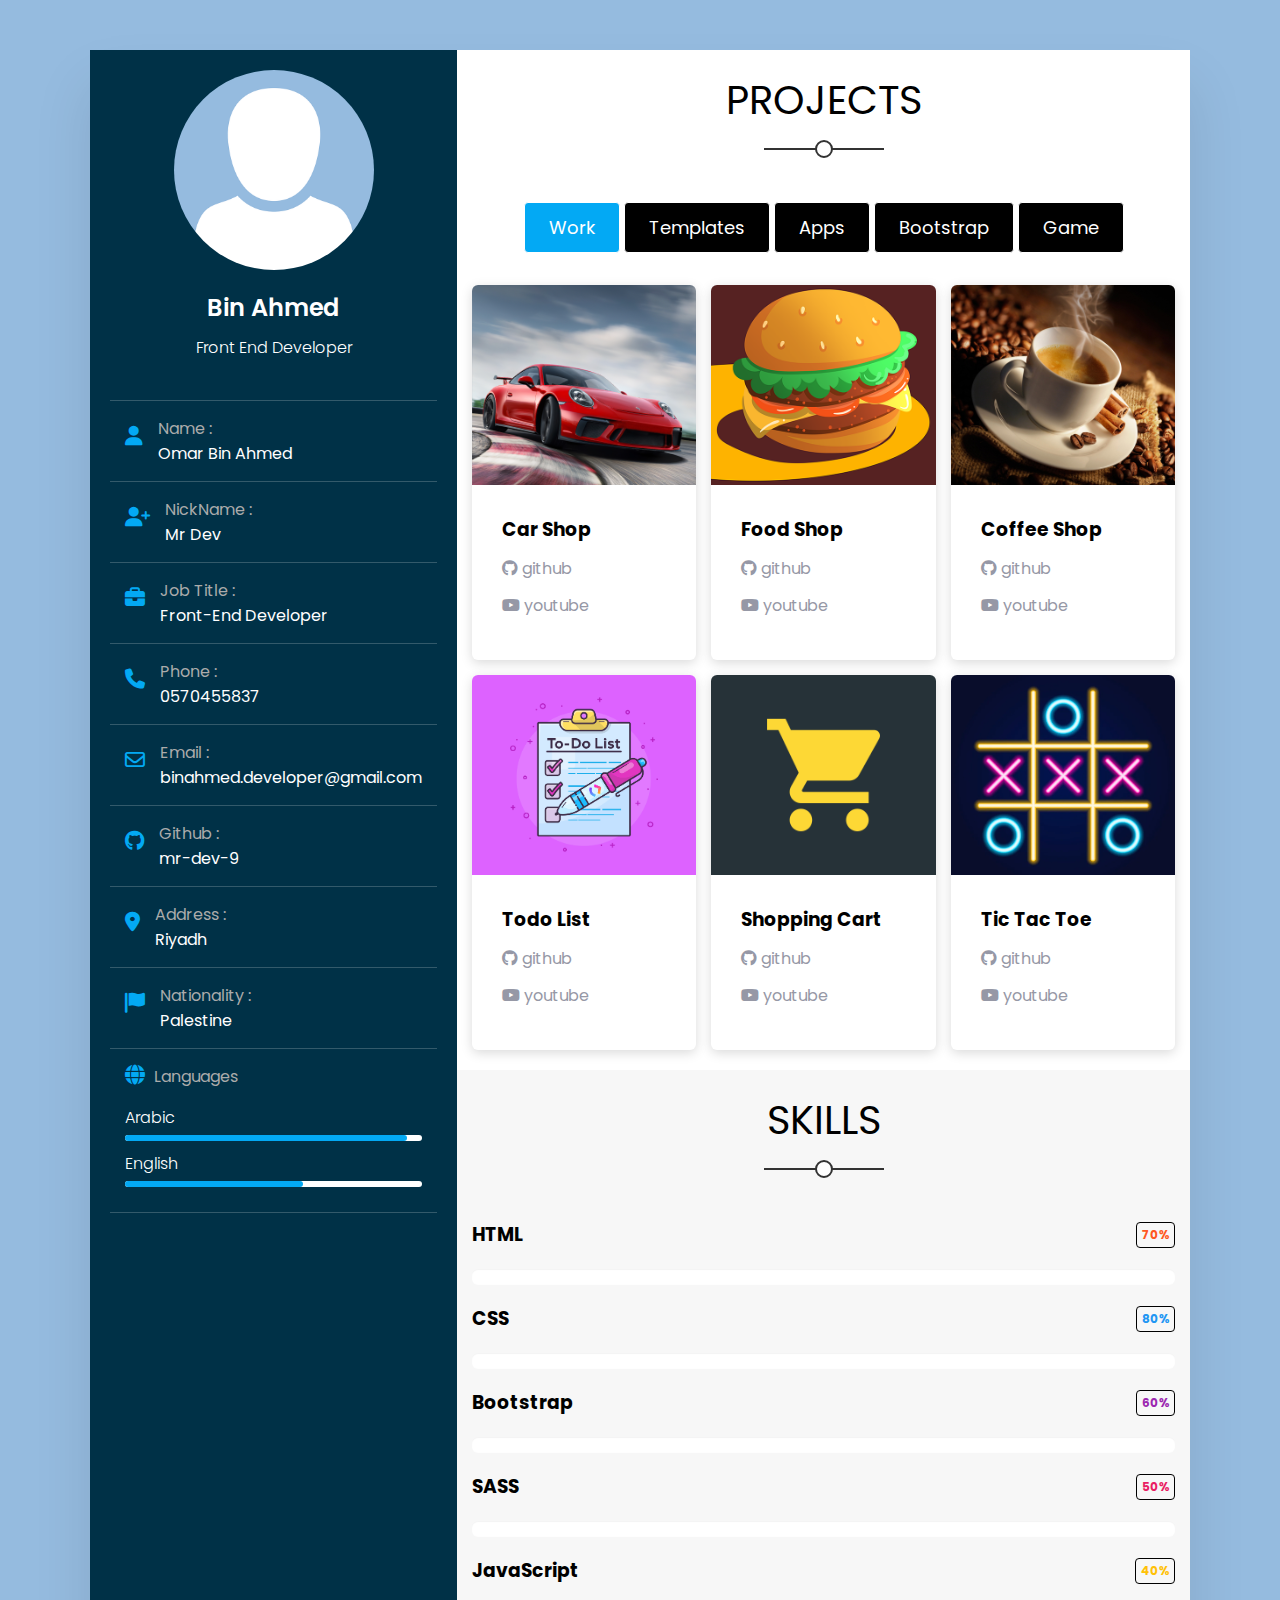
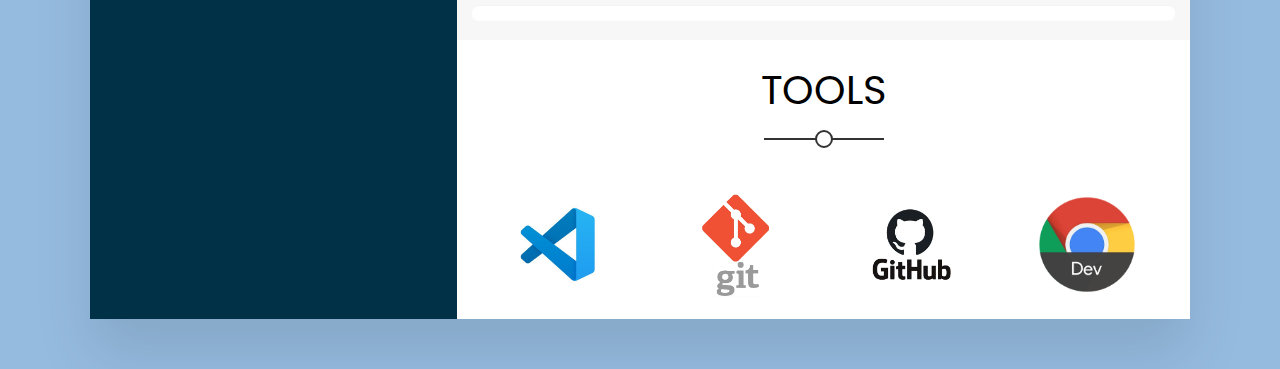
<file: project/08/index.html>
<!DOCTYPE html>
<html lang="en">

<head>
    <meta charset="UTF-8">
    <meta http-equiv="X-UA-Compatible" content="IE=edge">
    <meta name="viewport" content="width=device-width, initial-scale=1.0">
    <title> Resume </title>

    <link rel="stylesheet" href="css/all.min.css">
    <link rel="stylesheet" href="css/main.css">
</head>

<body>





    <div class="body_cv">
        <div class="container_body">

            <div class="left_side">
                <div class="profile">
                    <div class="img_box">
                        <img src="images/avatar img.webp" alt="">
                    </div>

                    <h2>Bin Ahmed</h2>

                    <h4> Front End Developer </h4>
                </div>

                <div class="contact">

                    <div class="box">
                        <i class="fa-solid fa-user"></i>

                        <div class="info">
                            <h3>Name :</h3>
                            <p>Omar Bin Ahmed</p>
                        </div>
                    </div>

                    <div class="box">
                        <i class="fa-solid fa-user-plus"></i>

                        <div class="info">
                            <h3>NickName :</h3>
                            <p>Mr Dev</p>
                        </div>
                    </div>

                    <div class="box">
                        <i class="fa-solid fa-briefcase"></i>

                        <div class="info">
                            <h3>Job Title :</h3>
                            <p>Front-End Developer</p>
                        </div>
                    </div>

                    <div class="box">
                        <i class="fa-solid fa-phone"></i>

                        <div class="info">
                            <h3>Phone :</h3>
                            <p>0570455837</p>
                        </div>
                    </div>

                    <div class="box">
                        <i class="fa-regular fa-envelope"></i>

                        <div class="info">
                            <h3>Email :</h3>
                            <p>binahmed.developer@gmail.com</p>
                        </div>
                    </div>

                    <div class="box">
                        <i class="fa-brands fa-github"></i>

                        <div class="info">
                            <h3>Github :</h3>
                            <p>
                                <a href="https://github.com/mr-dev-9" target="_blank">mr-dev-9</a>
                            </p>
                        </div>
                    </div>

                    <div class="box">
                        <i class="fa-sharp fa-solid fa-location-dot"></i>

                        <div class="info">
                            <h3>Address :</h3>
                            <p>Riyadh</p>
                        </div>
                    </div>

                    <div class="box">
                        <i class="fa-solid fa-flag"></i>

                        <div class="info">
                            <h3>Nationality :</h3>
                            <p>Palestine</p>
                        </div>
                    </div>

                    <div class="box_percent">

                        <div class="info">
                            <i class="fa-solid fa-globe"></i>

                            <h3>Languages</h3>

                            <li>
                                <p class="text">Arabic</p>
                                <div class="percent">
                                    <span style="width: 95%;"></span>
                                </div>
                            </li>

                            <li>
                                <p class="text">English</p>
                                <div class="percent">
                                    <span style="width: 60%;"></span>
                                </div>
                            </li>

                        </div>
                    </div>

                </div>
            </div>

            <div class="right_side">
                <section class="articles">
                    <h2 class="heading">Projects</h2>

                    <ul class="switcher">
                        <li class="active" data-cat=".all">Work</li>
                        <li data-cat=".template">Templates</li>
                        <li data-cat=".app">Apps</li>
                        <li data-cat=".bootstrap">Bootstrap</li>
                        <li data-cat=".game">Game</li>
                    </ul>

                    <div class="article__grid">





                        <!-- 01 = Car-->
                        <div class="article__item all template">

                            <div class="article__image"></div>

                            <div class="article__text">

                                <h3> Car Shop </h3>

                                <a href="https://mr-dev-9.github.io/templates-shop/" target="_blank">
                                    <i class="fa-brands fa-github"></i>
                                    github
                                </a>

                                <a href="https://youtu.be/9YnBDZ9HAWI?t=22" target="_blank">
                                    <i class="fa-brands fa-youtube"></i>
                                    youtube
                                </a>

                            </div>

                        </div>

                        <!-- 02 = Food-->
                        <div class="article__item all template">

                            <div class="article__image"></div>

                            <div class="article__text">

                                <h3> Food Shop </h3>

                                <a href="https://mr-dev-9.github.io/templates-shop/" target="_blank">
                                    <i class="fa-brands fa-github"></i>
                                    github
                                </a>

                                <a href="https://youtu.be/9YnBDZ9HAWI?t=182" target="_blank">
                                    <i class="fa-brands fa-youtube"></i>
                                    youtube
                                </a>

                            </div>

                        </div>

                        <!-- 03 = Flowers -->
                        <div class="article__item hide template">

                            <div class="article__image"></div>

                            <div class="article__text">

                                <h3> Flowers Shop </h3>

                                <a href="https://mr-dev-9.github.io/templates-shop/" target="_blank">
                                    <i class="fa-brands fa-github"></i>
                                    github
                                </a>

                                <a href="https://youtu.be/9YnBDZ9HAWI?t=336" target="_blank">
                                    <i class="fa-brands fa-youtube"></i>
                                    youtube
                                </a>

                            </div>

                        </div>

                        <!-- 04 = Coffee -->
                        <div class="article__item all template">

                            <div class="article__image"></div>

                            <div class="article__text">

                                <h3> Coffee Shop </h3>

                                <a href="https://mr-dev-9.github.io/templates-shop/" target="_blank">
                                    <i class="fa-brands fa-github"></i>
                                    github
                                </a>

                                <a href="https://youtu.be/9YnBDZ9HAWI?t=477" target="_blank">
                                    <i class="fa-brands fa-youtube"></i>
                                    youtube
                                </a>

                            </div>

                        </div>

                        <!-- 05 = Book -->
                        <div class="article__item hide template">

                            <div class="article__image"></div>

                            <div class="article__text">

                                <h3> Book Shop </h3>

                                <a href="https://mr-dev-9.github.io/templates-shop/" target="_blank">
                                    <i class="fa-brands fa-github"></i>
                                    github
                                </a>

                                <a href="https://youtu.be/9YnBDZ9HAWI?t=621" target="_blank">
                                    <i class="fa-brands fa-youtube"></i>
                                    youtube
                                </a>

                            </div>

                        </div>

                        <!-- 06 = Hospital -->
                        <div class="article__item hide template">

                            <div class="article__image"></div>

                            <div class="article__text">

                                <h3> Book Shop </h3>

                                <a href="https://mr-dev-9.github.io/templates-shop/" target="_blank">
                                    <i class="fa-brands fa-github"></i>
                                    github
                                </a>

                                <a href="https://youtu.be/9YnBDZ9HAWI?t=748" target="_blank">
                                    <i class="fa-brands fa-youtube"></i>
                                    youtube
                                </a>

                            </div>

                        </div>

                        <!-- 07 = Shoes  -->
                        <div class="article__item hide template">

                            <div class="article__image"></div>

                            <div class="article__text">

                                <h3> Shoes Shop </h3>

                                <a href="https://mr-dev-9.github.io/templates-shop/" target="_blank">
                                    <i class="fa-brands fa-github"></i>
                                    github
                                </a>

                                <a href="https://youtu.be/9YnBDZ9HAWI?t=905" target="_blank">
                                    <i class="fa-brands fa-youtube"></i>
                                    youtube
                                </a>

                            </div>

                        </div>

                        <!-- 08 = Fitness -->
                        <div class="article__item hide template">

                            <div class="article__image"></div>

                            <div class="article__text">

                                <h3> Fitness Shop </h3>

                                <a href="https://mr-dev-9.github.io/templates-shop/" target="_blank">
                                    <i class="fa-brands fa-github"></i>
                                    github
                                </a>

                                <a href="https://youtu.be/9YnBDZ9HAWI?t=1039" target="_blank">
                                    <i class="fa-brands fa-youtube"></i>
                                    youtube
                                </a>

                            </div>

                        </div>

                        <!-- 09 = app todo list-->
                        <div class="article__item all app">

                            <div class="article__image"></div>

                            <div class="article__text">

                                <h3>Todo List</h3>

                                <a target="_blank" href="https://mr-dev-9.github.io/todo-list/">
                                    <i class="fa-brands fa-github"></i>
                                    github
                                </a>

                                <a href="https://youtu.be/-HAWWXSLy1M" target="_blank">
                                    <i class="fa-brands fa-youtube"></i>
                                    youtube
                                </a>

                            </div>

                        </div>

                        <!-- 10 = app Shopping Cart -->
                        <div class="article__item all app">

                            <div class="article__image"></div>

                            <div class="article__text">

                                <h3>Shopping Cart</h3>

                                <a target="_blank" href="https://mr-dev-9.github.io/shopping-cart/">
                                    <i class="fa-brands fa-github"></i>
                                    github
                                </a>

                                <a href="https://youtu.be/6nSSEU6MmzY" target="_blank">
                                    <i class="fa-brands fa-youtube"></i>
                                    youtube
                                </a>

                            </div>

                        </div>

                        <!-- 11 = app Slider-->
                        <div class="article__item hide app">

                            <div class="article__image"></div>

                            <div class="article__text">

                                <h3>Slider</h3>

                                <a target="_blank" href="https://mr-dev-9.github.io/slider/">
                                    <i class="fa-brands fa-github"></i>
                                    github
                                </a>

                                <a href="https://youtu.be/0uspAQgP1k4" target="_blank">
                                    <i class="fa-brands fa-youtube"></i>
                                    youtube
                                </a>

                            </div>

                        </div>


                        <!-- 12 = game-->
                        <div class="article__item all game">
                            <div class="article__image"></div>

                            <div class="article__text">
                                <h3> Tic Tac Toe </h3>

                                <a target="_blank" href="https://mr-dev-9.github.io/tic-tac-toe/">
                                    <i class="fa-brands fa-github"></i>
                                    github
                                </a>

                                <a href="https://youtu.be/YUGjLT-9lzY" target="_blank">
                                    <i class="fa-brands fa-youtube"></i>
                                    youtube
                                </a>
                            </div>
                        </div>

                        <!-- 13 = Bootstrap-->
                        <div class="article__item bootstrap hide">

                            <div class="article__image"></div>

                            <div class="article__text">

                                <h3>Bootstrap Template</h3>

                                <a target="_blank" href="https://mr-dev-9.github.io/bootstrap/">
                                    <i class="fa-brands fa-github"></i>
                                    github
                                </a>

                                <a href="https://www.youtube.com/watch?v=QhNZtS84w4U" target="_blank">
                                    <i class="fa-brands fa-youtube"></i>
                                    youtube
                                </a>

                            </div>

                        </div>

                    </div>
                </section>

                <section class="skills">
                    <h2 class="heading">Skills</h2>

                    <div class="container">
                        <div class="box">
                            <h3>
                                HTML
                                <span>70%</span>
                            </h3>

                            <div class="the_progress">
                                <span style="width: 0;" data-width="70%"></span>
                            </div>
                        </div>

                        <div class="box">
                            <h3>
                                CSS
                                <span>80%</span>
                            </h3>

                            <div class="the_progress">
                                <span style="width: 0;" data-width="80%"></span>
                            </div>
                        </div>

                        <div class="box">
                            <h3>
                                Bootstrap
                                <span>60%</span>
                            </h3>

                            <div class="the_progress">
                                <span style="width: 0;" data-width="60%"></span>
                            </div>
                        </div>

                        <div class="box">
                            <h3>
                                SASS
                                <span>50%</span>
                            </h3>

                            <div class="the_progress">
                                <span style="width: 0" data-width="50%"></span>
                            </div>
                        </div>

                        <div class="box">
                            <h3>
                                JavaScript
                                <span>40%</span>
                            </h3>

                            <div class="the_progress">
                                <span style="width: 0;" data-width="40%"></span>
                            </div>
                        </div>
                    </div>
                </section>

                <section class="tools">
                    <h2 class="heading">Tools</h2>

                    <div class="container">
                        <img src="images/vs code.jpg" alt="">
                        <img src="images/git.webp" alt="">
                        <img src="images/github.jpg" alt="">
                        <img src="images/Chrome developer.webp" alt="">
                    </div>
                </section>
            </div>

        </div>
    </div>





    <script src="js/app.js"></script>

</body>

</html>
</file>
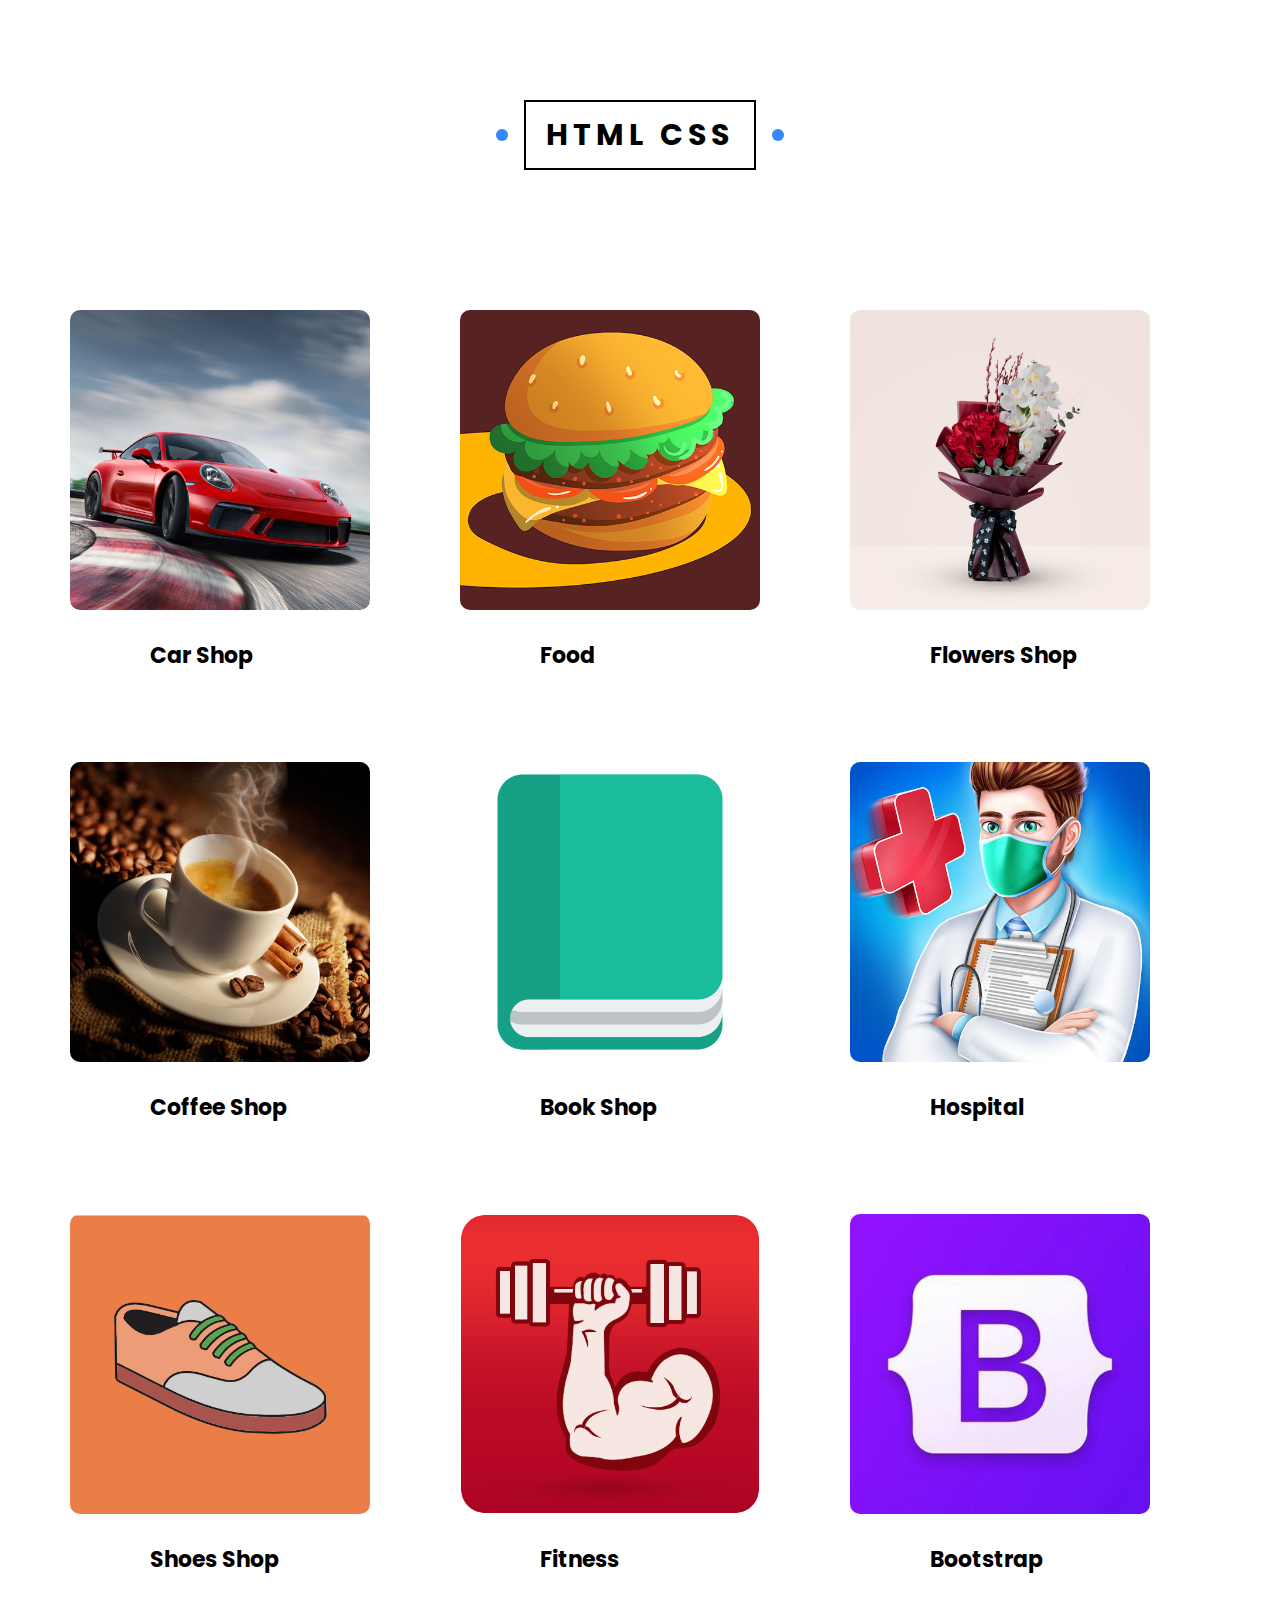
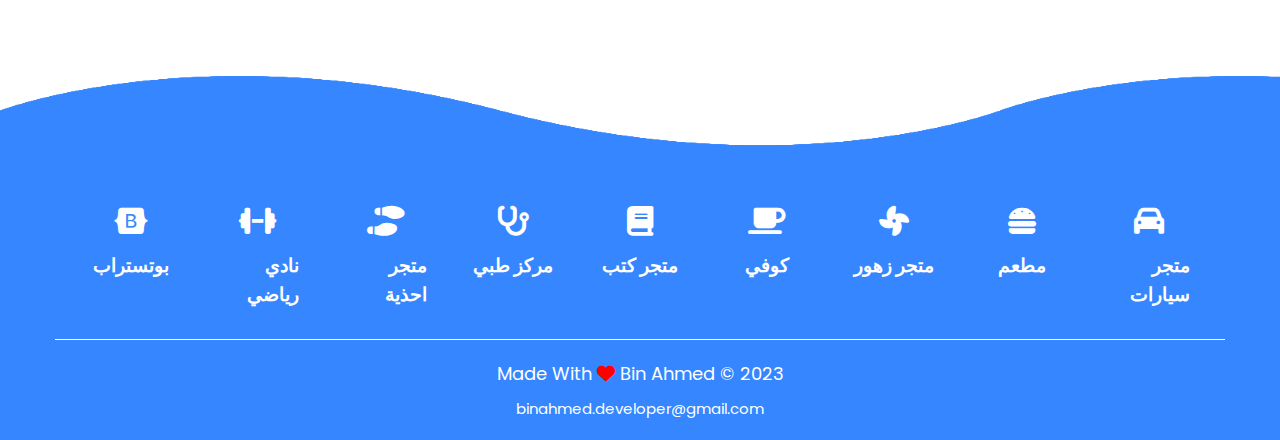
<file: +4/‏‏cv - pdf/00 = SE_3/index.html>
<!DOCTYPE html>
<html lang="en">

<head>
    <meta charset="UTF-8">
    <meta http-equiv="X-UA-Compatible" content="IE=edge">
    <meta name="viewport" content="width=device-width, initial-scale=1.0">
    <title>HTML CSS</title>

    <!-- font-awesome -->
    <link rel="stylesheet" href="https://cdnjs.cloudflare.com/ajax/libs/font-awesome/6.2.0/css/all.min.css">

    <!-- css -->
    <link rel="stylesheet" href="css/main.css">
</head>

<body>

    <!-- 
    =
    =
    =
    =
    =
    =
    =
    =
    =
    =
    =
    =
    =
    =
    =
    =
    =
    =
    =
    ==================== (team(#01)) -->

    <section class="team" id="team">

        <h2 class="heading">HTML CSS</h2>

        <div class="container">

            <!-- 11 car -->
            <div class="box">

                <div class="image">
                    <img src="img/pro-01.png" alt="">
                </div>

                <div class="content">
                    <h3>car shop</h3>
                </div>

            </div>

            <!-- 22 food -->
            <div class="box">

                <div class="image">
                    <img src="img/pro-02.png" alt="">
                </div>

                <div class="content">
                    <h3>food</h3>
                </div>

            </div>

            <!-- 33 Flowers -->
            <div class="box">

                <div class="image">
                    <img src="img/pro-03.png" alt="">
                </div>

                <div class="content">
                    <h3>flowers shop</h3>
                </div>

            </div>

            <!-- 44 coffee -->
            <div class="box">

                <div class="image">
                    <img src="img/pro-04.jpg" alt="">
                </div>

                <div class="content">
                    <h3>coffee shop</h3>
                </div>

            </div>

            <!-- 55 Book -->
            <div class="box">

                <div class="image">
                    <img src="img/pro-05.png" alt="">
                </div>

                <div class="content">
                    <h3>Book shop</h3>
                </div>

            </div>

            <!-- 66 Hospital -->
            <div class="box">

                <div class="image">
                    <img src="img/pro-06.png" alt="">
                </div>

                <div class="content">
                    <h3>Hospital</h3>
                </div>

            </div>

            <!-- 77 shoes  -->
            <div class="box">

                <div class="image">
                    <img src="img/pro-07.avif" alt="">
                </div>

                <div class="content">
                    <h3>shoes shop</h3>
                </div>

            </div>

            <!-- 88 Fitness  -->
            <div class="box">

                <div class="image">
                    <img src="img/pro-08.png" alt="">
                </div>

                <div class="content">
                    <h3>Fitness</h3>
                </div>

            </div>

            <!-- 99 Bootstrap  -->
            <div class="box">

                <div class="image">
                    <img src="img/Bootstrap.jpg" alt="">
                </div>

                <div class="content">
                    <h3>Bootstrap</h3>
                </div>

            </div>

        </div>

    </section>

    <!-- 
    =
    =
    =
    =
    =
    =
    =
    =
    =
    =
    =
    =
    =
    =
    =
    =
    =
    =
    =
    ==================== (footer(#02)) -->

    <footer>

        <div class="wave_s">
            <div class="wave" id="wave-01"></div>
            <div class="wave" id="wave-02"></div>
            <div class="wave" id="wave-03"></div>
            <div class="wave" id="wave-04"></div>
        </div>

        <ul class="social_icon">
            <div class="container">

                <li>
                    <a target="_blank" href="pro-01/index.html">
                        <i class="fa-solid fa-car"></i>
                        <h3>متجر سيارات</h3>
                    </a>
                </li>

                <li>
                    <a target="_blank" href="pro-02/index.html">
                        <i class="fa-solid fa-burger"></i>
                        <h3>مطعم</h3>
                    </a>
                </li>

                <li>
                    <a target="_blank" href="pro-03/index.html">
                        <i class="fa-solid fa-fan"></i>
                        <h3>متجر زهور</h3>

                    </a>
                </li>

                <li>
                    <a target="_blank" href="pro-04/index.html">
                        <i class="fa-solid fa-mug-saucer"></i>
                        <h3>كوفي</h3>
                    </a>
                </li>

                <li>
                    <a target="_blank" href="pro-05/index.html">
                        <i class="fa-solid fa-book"></i>
                        <h3>متجر كتب</h3>
                    </a>
                </li>

                <li>
                    <a target="_blank" href="pro-06/index.html">
                        <i class="fa-solid fa-stethoscope"></i>
                        <h3>مركز طبي</h3>

                    </a>
                </li>

                <li>
                    <a target="_blank" href="pro-07/index.html">
                        <i class="fa-solid fa-shoe-prints"></i>
                        <h3>متجر احذية</h3>
                    </a>
                </li>

                <li>
                    <a target="_blank" href="pro-08/index.html">
                        <i class="fa-solid fa-dumbbell"></i>
                        <h3>نادي رياضي</h3>
                    </a>
                </li>

                <li>
                    <a target="_blank" href="https://binahmed9.github.io/bootstrap/">
                        <i class="fa-brands fa-bootstrap"></i>
                        <h3>بوتستراب</h3>
                    </a>
                </li>

            </div>
        </ul>

    </footer>

    <!-- 
    =
    =
    =
    =
    =
    =
    =
    =
    =
    =
    =
    =
    =
    =
    =
    =
    =
    =
    =
    ==================== (copyright(#03)) -->

    <div class="copyright">

        <div class="container">
            Made With <i class="fa fa-heart "></i> Bin Ahmed &copy; 2023
            <p>binahmed.developer@gmail.com</p>
        </div>
    </div>

    <!-- ===================== -->

</body>

</html>
</file>
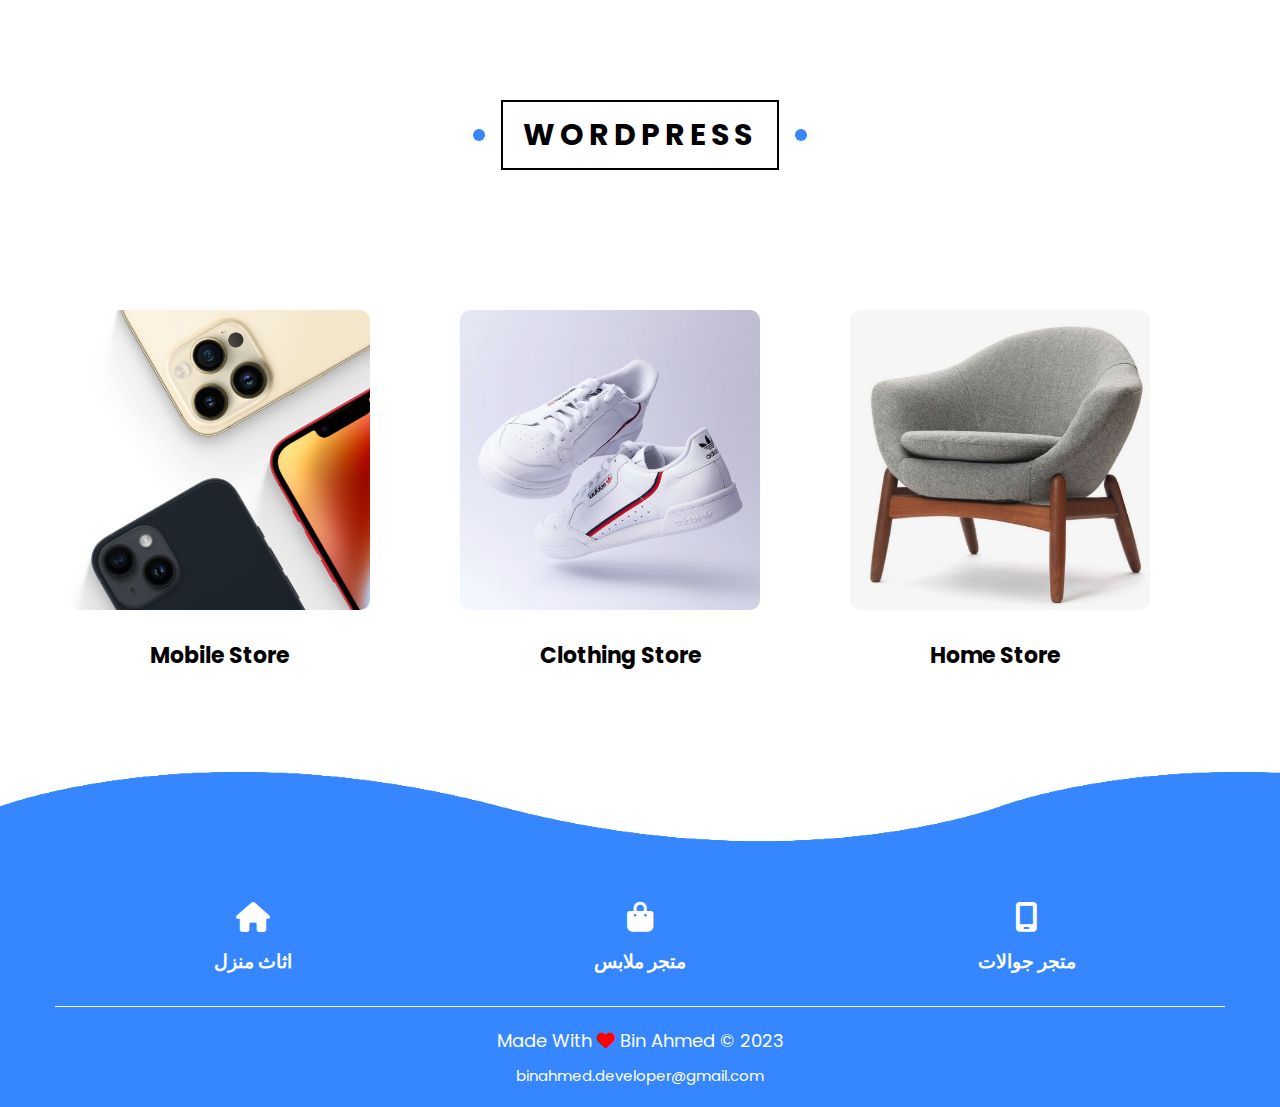
<file: +4/‏‏cv - pdf/WordPress/index.html>
<!DOCTYPE html>
<html lang="en">

<head>
    <meta charset="UTF-8">
    <meta http-equiv="X-UA-Compatible" content="IE=edge">
    <meta name="viewport" content="width=device-width, initial-scale=1.0">
    <title>WordPress</title>

    <!-- font-awesome -->
    <link rel="stylesheet" href="https://cdnjs.cloudflare.com/ajax/libs/font-awesome/6.2.0/css/all.min.css">

    <!-- css -->
    <link rel="stylesheet" href="css/main.css">
</head>

<body>

    <!-- 
    =
    =
    =
    =
    =
    =
    =
    =
    =
    =
    =
    =
    =
    =
    =
    =
    =
    =
    =
    ==================== (team(#01)) -->

    <section class="team" id="team">

        <h2 class="heading">WordPress</h2>

        <div class="container">

            <!-- 11 mobile store -->
            <div class="box">

                <div class="image">
                    <img src="img/pro-01.png" alt="">
                </div>

                <div class="content">
                    <h3>Mobile Store</h3>
                </div>

            </div>

            <!-- 22 clothing shop -->
            <div class="box">

                <div class="image">
                    <img src="img/pro-02.png" alt="">
                </div>

                <div class="content">
                    <h3>Clothing Store</h3>
                </div>

            </div>

            <!-- 33 home shop -->
            <div class="box">

                <div class="image">
                    <img src="img/pro-03.png" alt="">
                </div>

                <div class="content">
                    <h3>Home Store</h3>
                </div>

            </div>

        </div>


    </section>

    <!-- 
    =
    =
    =
    =
    =
    =
    =
    =
    =
    =
    =
    =
    =
    =
    =
    =
    =
    =
    =
    ==================== (footer(#02)) -->

    <footer>

        <div class="wave_s">
            <div class="wave" id="wave-01"></div>
            <div class="wave" id="wave-02"></div>
            <div class="wave" id="wave-03"></div>
            <div class="wave" id="wave-04"></div>
        </div>

        <ul class="social_icon">
            <div class="container">

                <li>
                    <a target="_blank" href="https://dev-mobile-project.pantheonsite.io/">
                        <i class="fa-solid fa-mobile-screen"></i>
                        <h3>متجر جوالات</h3>
                    </a>
                </li>

                <li>
                    <a target="_blank" href="https://dev-clothing-project.pantheonsite.io/">
                        <i class="fa-solid fa-bag-shopping"></i>
                        <h3>متجر ملابس</h3>

                    </a>
                </li>

                <li>
                    <a target="_blank" href="https://dev-clothing-projects.pantheonsite.io/">
                        <i class="fa-solid fa-house"></i>
                        <h3>اثاث منزل</h3>
                    </a>
                </li>


            </div>
        </ul>

    </footer>

    <!-- 
    =
    =
    =
    =
    =
    =
    =
    =
    =
    =
    =
    =
    =
    =
    =
    =
    =
    =
    =
    ==================== (copyright(#03)) -->

    <div class="copyright">

        <div class="container">
            Made With <i class="fa fa-heart "></i> Bin Ahmed &copy; 2023
            <p>binahmed.developer@gmail.com</p>
        </div>
    </div>

    <!-- ==================== -->

</body>

</html>
</file>
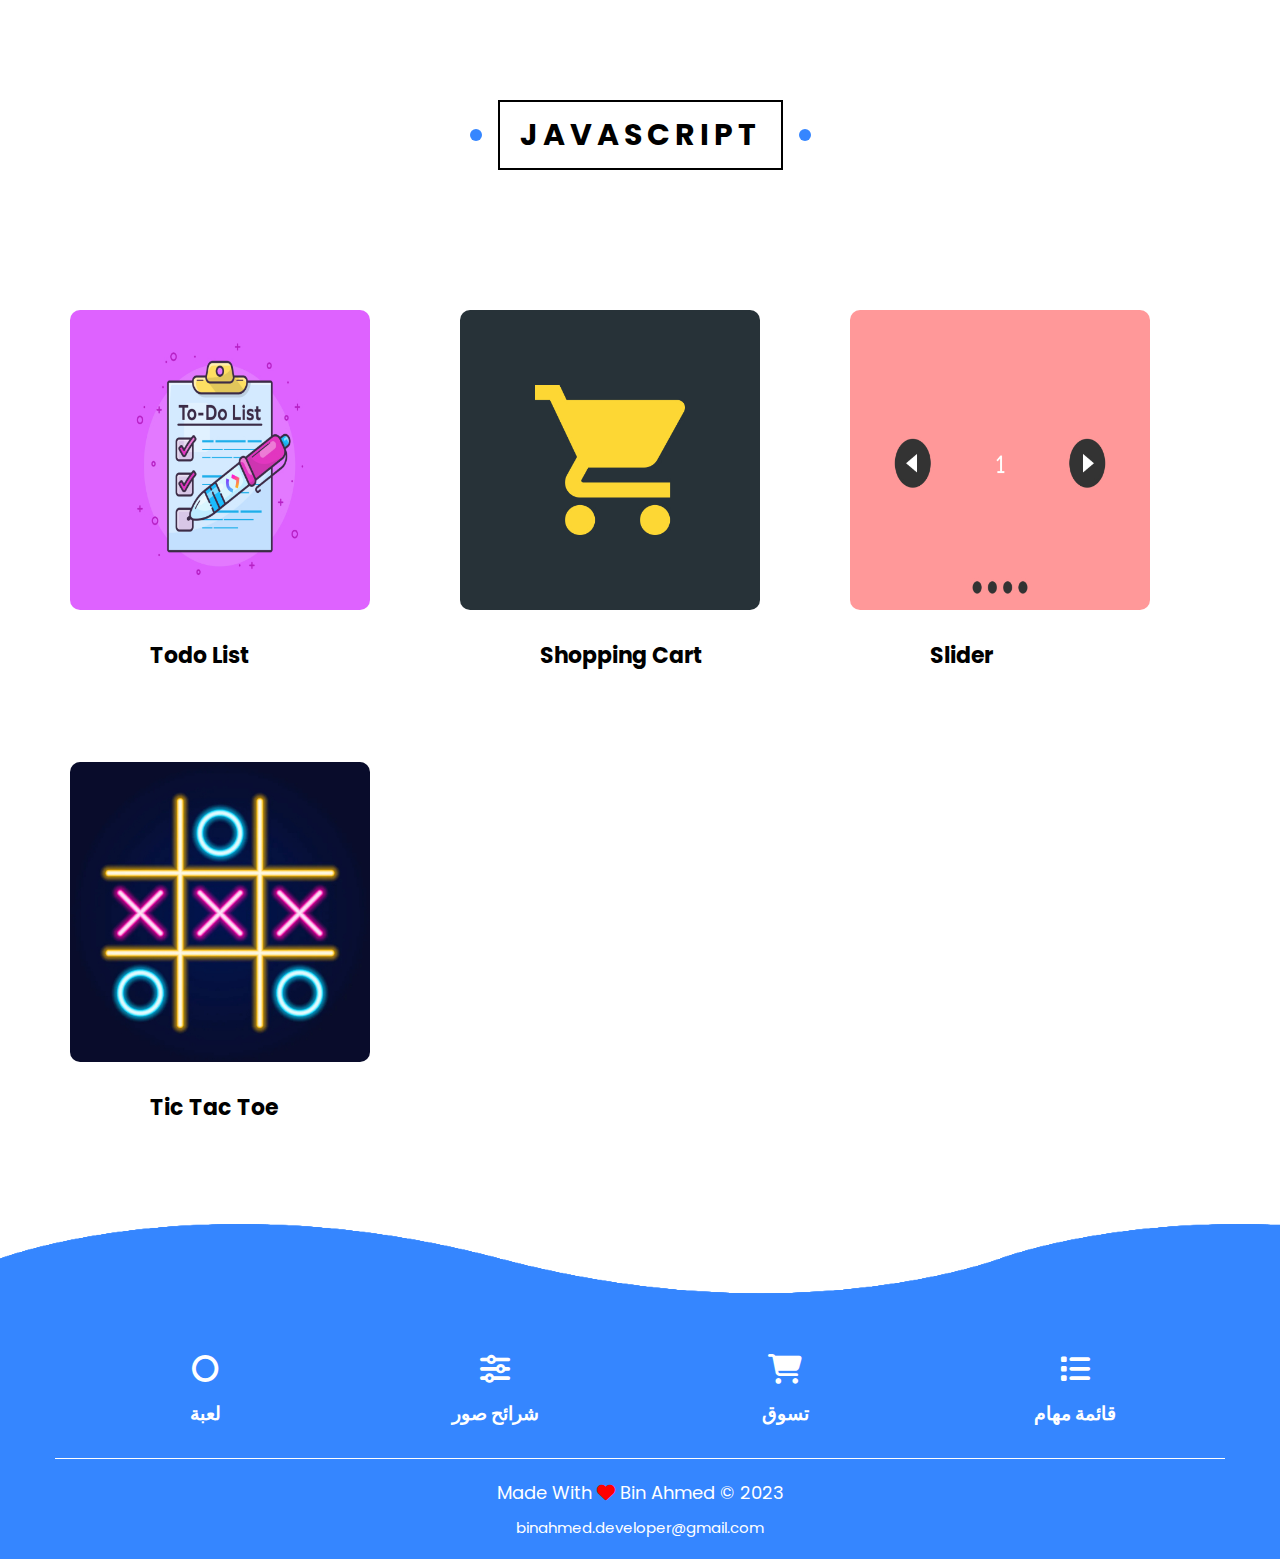
<file: +4/‏‏cv - pdf/‏‏JavaScript/index.html>
<!DOCTYPE html>
<html lang="en">

<head>
    <meta charset="UTF-8">
    <meta http-equiv="X-UA-Compatible" content="IE=edge">
    <meta name="viewport" content="width=device-width, initial-scale=1.0">
    <title>JAVASCRIPT</title>

    <!-- font-awesome -->
    <link rel="stylesheet" href="https://cdnjs.cloudflare.com/ajax/libs/font-awesome/6.2.0/css/all.min.css">

    <!-- css -->
    <link rel="stylesheet" href="css/main.css">
</head>

<body>

    <!-- 
    =
    =
    =
    =
    =
    =
    =
    =
    =
    =
    =
    =
    =
    =
    =
    =
    =
    =
    =
    ==================== (team(#01)) -->

    <section class="team" id="team">

        <h2 class="heading">JAVASCRIPT</h2>

        <div class="container">

            <!-- 11 Todo List -->
            <div class="box">

                <div class="image">
                    <img src="img/app-todoList.jpg" alt="">
                </div>

                <div class="content">
                    <h3>Todo List</h3>
                </div>

            </div>

            <!-- 22 Shopping Cart -->
            <div class="box">

                <div class="image">
                    <img src="img/app-ShoppingCart.jpg" alt="">
                </div>

                <div class="content">
                    <h3>Shopping Cart</h3>
                </div>

            </div>

            <!-- 33 Slider -->
            <div class="box">

                <div class="image">
                    <img src="img/app-slider.jpg" alt="">
                </div>

                <div class="content">
                    <h3>Slider</h3>
                </div>

            </div>

            <!-- 44 Tic Tac Toe -->
            <div class="box">

                <div class="image">
                    <img src="img/game-TicTacToe.jpg" alt="">
                </div>

                <div class="content">
                    <h3>Tic Tac Toe</h3>
                </div>

            </div>

        </div>

    </section>

    <!-- 
    =
    =
    =
    =
    =
    =
    =
    =
    =
    =
    =
    =
    =
    =
    =
    =
    =
    =
    =
    ==================== (footer(#02)) -->

    <footer>

        <div class="wave_s">
            <div class="wave" id="wave-01"></div>
            <div class="wave" id="wave-02"></div>
            <div class="wave" id="wave-03"></div>
            <div class="wave" id="wave-04"></div>
        </div>

        <ul class="social_icon">
            <div class="container">

                <li>
                    <a target="_blank" href="https://binahmed9.github.io/todo-list/">
                        <i class="fa-solid fa-list"></i>
                        <h3>قائمة مهام</h3>
                    </a>
                </li>

                <li>
                    <a target="_blank" href="https://binahmed9.github.io/shopping-cart/">
                        <i class="fa-solid fa-cart-shopping"></i>
                        <h3>تسوق</h3>
                    </a>
                </li>

                <li>
                    <a target="_blank" href="https://binahmed9.github.io/slider/">
                        <i class="fa-solid fa-sliders"></i>
                        <h3>شرائح صور</h3>

                    </a>
                </li>

                <li>
                    <a target="_blank" href="https://binahmed9.github.io/tic-tac-toe/">
                        <i class="fa-solid fa-o"></i>
                        <h3>لعبة</h3>
                    </a>
                </li>

            </div>
        </ul>

    </footer>

    <!-- 
    =
    =
    =
    =
    =
    =
    =
    =
    =
    =
    =
    =
    =
    =
    =
    =
    =
    =
    =
    ==================== (copyright(#03)) -->

    <div class="copyright">

        <div class="container">
            Made With <i class="fa fa-heart "></i> Bin Ahmed &copy; 2023
            <p>binahmed.developer@gmail.com</p>
        </div>
    </div>

    <!-- ==================== -->

</body>

</html>
</file>
<file: project/04/css/main.css>
@import url("https://fonts.googleapis.com/css2?family=Poppins:wght@200;300;400;500;600;700;800;900&display=swap");
* {
  margin: 0;
  padding: 0;
  box-sizing: border-box;
  font-family: "Poppins", sans-serif;
}

body {
  background-color: lightblue;
  display: flex;
  justify-content: center;
  align-items: center;
  min-height: 100vh;
}
body .container {
  position: relative;
  width: 100%;
  max-width: 1000px;
  min-height: 1000px;
  background-color: #fff;
  margin: 50px;
  display: grid;
  grid-template-columns: 1fr 2fr;
  box-shadow: 0 35px 55px rgba(0, 0, 0, 0.1);
}
@media (max-width: 1000px) {
  body .container {
    margin: 10px;
    grid-template-columns: repeat(1, 1fr);
  }
}
body .container .left_side {
  position: relative;
  background-color: #003147;
  padding: 40px;
}
body .container .left_side .profile_text {
  position: relative;
  display: flex;
  flex-direction: column;
  align-items: center;
  padding-bottom: 20px;
  border-bottom: 1px solid rgba(255, 255, 255, 0.2);
}
body .container .left_side .profile_text .img_box {
  position: relative;
  width: 200px;
  height: 200px;
  border-radius: 50%;
  overflow: hidden;
}
body .container .left_side .profile_text .img_box img {
  position: absolute;
  top: 0;
  left: 0;
  width: 100%;
  height: 100%;
  object-fit: cover;
}
body .container .left_side .profile_text h2 {
  color: #fff;
  font-size: 24px;
  margin-top: 20px;
  text-transform: uppercase;
  text-align: center;
  font-weight: 600;
  line-height: 22px;
}
body .container .left_side .profile_text h2 span {
  font-size: 12px;
  font-weight: 300;
}
body .container .left_side .contact_info {
  padding-top: 40px;
}
body .container .left_side .contact_info h3 {
  color: #fff;
  text-transform: uppercase;
  font-weight: 600;
  letter-spacing: 1px;
  margin-bottom: 20px;
}
body .container .left_side .contact_info ul {
  position: relative;
}
body .container .left_side .contact_info ul li {
  position: relative;
  list-style: none;
  margin: 10px 0;
  cursor: pointer;
}
body .container .left_side .contact_info ul li .icon {
  display: inline-block;
  width: 30px;
  font-size: 18px;
  color: #03a9f4;
}
body .container .left_side .contact_info ul li .text {
  color: #fff;
  font-weight: 300;
}
body .container .left_side .education {
  padding-top: 40px;
}
body .container .left_side .education h3 {
  color: #fff;
  text-transform: uppercase;
  font-weight: 600;
  letter-spacing: 1px;
  margin-bottom: 20px;
}
body .container .left_side .education ul {
  position: relative;
}
body .container .left_side .education ul li {
  position: relative;
  list-style: none;
  margin: 10px 0;
  cursor: pointer;
  margin-bottom: 15px;
}
body .container .left_side .education ul li h5 {
  color: #03a9f4;
  font-weight: 500;
}
body .container .left_side .education ul li h4 {
  color: #fff;
  font-weight: 300;
}
body .container .left_side .education ul li h4:nth-child(2) {
  font-weight: 500;
}
body .container .left_side .languag {
  padding-top: 40px;
}
body .container .left_side .languag h3 {
  color: #fff;
  text-transform: uppercase;
  font-weight: 600;
  letter-spacing: 1px;
  margin-bottom: 20px;
}
body .container .left_side .languag ul {
  position: relative;
}
body .container .left_side .languag ul li {
  position: relative;
  list-style: none;
  margin: 10px 0;
  cursor: pointer;
}
body .container .left_side .languag ul li .text {
  color: #fff;
  font-weight: 300;
}
body .container .left_side .languag ul li .percent {
  position: relative;
  width: 100%;
  height: 6px;
  background-color: #081921;
  display: block;
  margin-top: 5px;
}
body .container .left_side .languag ul li .percent div {
  position: absolute;
  top: 0;
  left: 0;
  height: 100%;
  background-color: #03a9f4;
}
body .container .right_side {
  position: relative;
  background-color: #fff;
  padding: 40px;
}
body .container .right_side .about {
  margin-bottom: 50px;
}
body .container .right_side .about h2 {
  color: #003147;
  text-transform: uppercase;
  letter-spacing: 1px;
  margin-bottom: 10px;
}
body .container .right_side .about p {
  color: #333;
}
body .container .right_side .experience {
  margin-bottom: 50px;
}
body .container .right_side .experience h2 {
  color: #003147;
  text-transform: uppercase;
  letter-spacing: 1px;
  margin-bottom: 10px;
}
body .container .right_side .experience .box {
  display: flex;
  flex-direction: row;
  margin: 20px 0;
}
@media (max-width: 600px) {
  body .container .right_side .experience .box {
    flex-direction: column;
  }
}
body .container .right_side .experience .box .year_company {
  min-width: 150px;
}
@media (max-width: 600px) {
  body .container .right_side .experience .box .year_company {
    margin-bottom: 5px;
  }
}
body .container .right_side .experience .box .year_company h5 {
  text-transform: uppercase;
  color: #848c90;
  font-weight: 600;
}
body .container .right_side .experience .box .text h4 {
  text-transform: uppercase;
  color: #2a7da8;
  font-size: 16px;
}
body .container .right_side .experience .box .text p {
  color: #333;
}
body .container .right_side .skills {
  margin-bottom: 50px;
}
body .container .right_side .skills h2 {
  color: #003147;
  text-transform: uppercase;
  letter-spacing: 1px;
  margin-bottom: 10px;
}
body .container .right_side .skills .box {
  position: relative;
  width: 100%;
  display: grid;
  grid-template-columns: 150px 1fr;
  justify-content: center;
  align-items: center;
  margin: 20px 0;
}
@media (max-width: 600px) {
  body .container .right_side .skills .box {
    grid-template-columns: repeat(1, 1fr);
  }
}
body .container .right_side .skills .box h4 {
  text-transform: uppercase;
  color: #848c90;
  font-weight: 500;
}
body .container .right_side .skills .box .percent {
  position: relative;
  width: 100%;
  height: 10px;
  background-color: #f0f0f0;
}
body .container .right_side .skills .box .percent div {
  position: absolute;
  top: 0;
  left: 0;
  height: 100%;
  background-color: #03a9f4;
}
body .container .right_side .interest h2 {
  color: #003147;
  text-transform: uppercase;
  letter-spacing: 1px;
  margin-bottom: 10px;
}
body .container .right_side .interest ul {
  display: grid;
  grid-template-columns: repeat(4, 1fr);
}
@media (max-width: 1000px) {
  body .container .right_side .interest ul {
    grid-template-columns: repeat(2, 1fr);
  }
}
@media (max-width: 600px) {
  body .container .right_side .interest ul {
    grid-template-columns: repeat(1, 1fr);
  }
}
body .container .right_side .interest ul li {
  list-style: none;
  color: #333;
  font-weight: 500;
  margin: 10px 0;
}
body .container .right_side .interest ul li i {
  color: #03a9f4;
  font-size: 18px;
  width: 25px;
}

/*

// 001
fff {}

*/

/*# sourceMappingURL=main.css.map */
</file>
<file: project/05/css/main.css>
@import url("https://fonts.googleapis.com/css2?family=Poppins:wght@200;300;400;500;600;700;800;900&display=swap");
* {
  margin: 0;
  padding: 0;
  box-sizing: border-box;
}

html {
  scroll-behavior: smooth;
}

body {
  font-family: "Poppins", sans-serif;
}

img {
  max-width: 100%;
}

.heading {
  text-align: center;
  margin-bottom: 70px;
  font-size: 40px;
  font-weight: normal;
  text-transform: uppercase;
  position: relative;
}
.heading::before {
  content: "";
  position: absolute;
  left: 50%;
  bottom: -20px;
  transform: translateX(-50%);
  width: 120px;
  height: 2px;
  background-color: #333;
}
.heading::after {
  content: "";
  position: absolute;
  left: 50%;
  bottom: -28px;
  transform: translateX(-50%);
  width: 14px;
  height: 14px;
  border-radius: 50%;
  border: 2px solid #333;
  background-color: #fff;
}

.body_cv {
  background-color: lightblue;
  background-color: #95bbdf;
  display: flex;
  justify-content: center;
}
.body_cv .container_body {
  display: grid;
  grid-template-columns: 1fr 2fr;
  box-shadow: 0 35px 55px rgba(0, 0, 0, 0.1);
  margin: 50px;
  width: 100%;
  max-width: 1000px;
  min-height: 1000px;
  background-color: #fff;
}
@media (max-width: 1000px) {
  .body_cv .container_body {
    margin: 10px;
    grid-template-columns: repeat(1, 1fr);
  }
}
.body_cv .container_body .left_side {
  position: relative;
  background-color: #003147;
  padding: 20px;
}
.body_cv .container_body .left_side .profile {
  display: flex;
  flex-direction: column;
  align-items: center;
}
.body_cv .container_body .left_side .profile .img_box {
  position: relative;
  width: 200px;
  height: 200px;
  border-radius: 50%;
  overflow: hidden;
}
.body_cv .container_body .left_side .profile .img_box img {
  width: 100%;
  height: 124%;
  object-fit: cover;
}
.body_cv .container_body .left_side .profile h2 {
  color: #fff;
  font-size: 24px;
  margin-top: 20px;
  text-align: center;
  font-weight: 600;
  line-height: 22px;
}
.body_cv .container_body .left_side .profile span {
  font-size: 16px;
  font-weight: 300;
  margin-top: 10px;
  color: #fff;
}
.body_cv .container_body .left_side .contact {
  padding-top: 40px;
}
.body_cv .container_body .left_side .contact .box {
  padding: 15px;
  display: flex;
  align-items: center;
  border-bottom: 1px solid rgba(255, 255, 255, 0.2);
}
.body_cv .container_body .left_side .contact .box:first-child {
  border-top: 1px solid rgba(255, 255, 255, 0.2);
}
.body_cv .container_body .left_side .contact .box i {
  color: #03a9f4;
  margin-right: 5px;
  font-size: 20px;
}
.body_cv .container_body .left_side .contact .box .info {
  margin-left: 10px;
}
.body_cv .container_body .left_side .contact .box .info h3 {
  font-size: 16px;
  font-weight: normal;
  color: #ababab;
}
.body_cv .container_body .left_side .contact .box .info p {
  font-size: 16px;
  color: #fff;
}
.body_cv .container_body .left_side .contact .box .info p a {
  text-decoration: none;
  color: #fff;
}
.body_cv .container_body .left_side .contact .box .info p a:hover {
  text-decoration: underline;
}
.body_cv .container_body .right_side {
  padding-left: 15px;
  padding-right: 15px;
  margin-left: auto;
  margin-right: auto;
}
.body_cv .container_body .right_side .articles {
  padding-top: 50px;
}
.body_cv .container_body .right_side .articles .switcher {
  display: flex;
  justify-content: center;
  align-items: center;
  flex-wrap: wrap;
  padding-bottom: 30px;
  list-style-type: none;
}
.body_cv .container_body .right_side .articles .switcher li {
  margin: 2px;
  padding: 11px 24px;
  font-size: 16px;
  background-color: #000;
  color: #fff;
  border: 1px solid #fff;
  border-radius: 4px;
  cursor: pointer;
  transition: 0.3s;
}
.body_cv .container_body .right_side .articles .switcher li:hover, .body_cv .container_body .right_side .articles .switcher li.active {
  background-color: #03a9f4;
  color: #fff;
}
.body_cv .container_body .right_side .articles .article__grid {
  display: grid;
  grid-template-columns: repeat(3, 1fr);
  gap: 15px;
}
.body_cv .container_body .right_side .articles .article__grid .article__item {
  background-color: #fff;
  border-radius: 6px;
  box-shadow: 0px 3px 12px rgba(0, 0, 0, 0.15);
  overflow: hidden;
  transition: 0.3s;
}
.body_cv .container_body .right_side .articles .article__grid .article__item.hide {
  display: none;
}
.body_cv .container_body .right_side .articles .article__grid .article__item:hover {
  transform: scale(1.05);
}
.body_cv .container_body .right_side .articles .article__grid .article__item:nth-child(1) .article__image {
  background-image: url(../images/app-todoList.png);
}
.body_cv .container_body .right_side .articles .article__grid .article__item:nth-child(2) .article__image {
  background-image: url(../images/app-ShoppingCart.png);
}
.body_cv .container_body .right_side .articles .article__grid .article__item:nth-child(3) .article__image {
  background-image: url(../images/app-slider.png);
}
.body_cv .container_body .right_side .articles .article__grid .article__item:nth-child(4) .article__image {
  background-image: url(../images/pro-01.png);
}
.body_cv .container_body .right_side .articles .article__grid .article__item:nth-child(5) .article__image {
  background-image: url(../images/pro-02.png);
}
.body_cv .container_body .right_side .articles .article__grid .article__item:nth-child(6) .article__image {
  background-image: url(../images/pro-03.png);
}
.body_cv .container_body .right_side .articles .article__grid .article__item:nth-child(7) .article__image {
  background-image: url(../images/pro-04.jpg);
}
.body_cv .container_body .right_side .articles .article__grid .article__item:nth-child(8) .article__image {
  background-image: url(../images/pro-05.png);
}
.body_cv .container_body .right_side .articles .article__grid .article__item:nth-child(9) .article__image {
  background-image: url(../images/pro-06.png);
}
.body_cv .container_body .right_side .articles .article__grid .article__item:nth-child(10) .article__image {
  background-image: url(../images/pro-07.avif);
}
.body_cv .container_body .right_side .articles .article__grid .article__item:nth-child(11) .article__image {
  background-image: url(../images/pro-08.png);
}
.body_cv .container_body .right_side .articles .article__grid .article__item:nth-child(12) .article__image {
  background-image: url(../images/game-TicTacToe.png);
}
.body_cv .container_body .right_side .articles .article__grid .article__item:nth-child(13) .article__image {
  background-image: url(../images/Bootstrap.png);
}
.body_cv .container_body .right_side .articles .article__grid .article__item .article__image {
  height: 200px;
  background-size: cover;
  background-repeat: no-repeat;
  background-position: center center;
}
.body_cv .container_body .right_side .articles .article__grid .article__item .article__text {
  padding: 30px 30px;
}
.body_cv .container_body .right_side .articles .article__grid .article__item .article__text h3 {
  margin-bottom: 12px;
  color: #9698a6;
}
.body_cv .container_body .right_side .articles .article__grid .article__item .article__text a {
  display: block;
  margin-bottom: 12px;
  color: #9698a6;
  text-decoration: none;
}
.body_cv .container_body .right_side .articles .article__grid .article__item .article__text a:hover {
  color: #03a9f4;
}
.body_cv .container_body .right_side .skills {
  padding-top: 50px;
}
.body_cv .container_body .right_side .skills .container {
  flex: 1;
}
.body_cv .container_body .right_side .skills .container .box {
  position: relative;
  width: 100%;
}
.body_cv .container_body .right_side .skills .container .box h3 {
  display: flex;
  justify-content: space-between;
  align-items: center;
  margin-top: 20px;
  margin-bottom: 20px;
}
.body_cv .container_body .right_side .skills .container .box h3 span {
  position: absolute;
  right: 0;
  font-size: 12px;
  border: 1px solid #ccc;
  padding: 3px 5px;
  border-radius: 4px;
}
.body_cv .container_body .right_side .skills .container .box .the_progress {
  position: relative;
  height: 15px;
  background-color: #f0f0f0;
  border-radius: 6px;
  box-shadow: inset 0px 1px 1px rgba(0, 0, 0, 0.05), 0px 1px rgba(255, 255, 255, 0.8);
}
.body_cv .container_body .right_side .skills .container .box .the_progress span {
  position: absolute;
  left: 0;
  top: 0;
  height: 100%;
  transition: width 0.5s linear;
  border-radius: 6px;
}
.body_cv .container_body .right_side .skills .container .box:nth-child(1) h3 span {
  color: #ff5722;
}
.body_cv .container_body .right_side .skills .container .box:nth-child(1) .the_progress span {
  background-color: #ff5722;
}
.body_cv .container_body .right_side .skills .container .box:nth-child(2) h3 span {
  color: #2196f3;
}
.body_cv .container_body .right_side .skills .container .box:nth-child(2) .the_progress span {
  background-color: #2196f3;
}
.body_cv .container_body .right_side .skills .container .box:nth-child(3) h3 span {
  color: #9c27b0;
}
.body_cv .container_body .right_side .skills .container .box:nth-child(3) .the_progress span {
  background-color: #9c27b0;
}
.body_cv .container_body .right_side .skills .container .box:nth-child(4) h3 span {
  color: #e91e63;
}
.body_cv .container_body .right_side .skills .container .box:nth-child(4) .the_progress span {
  background-color: #e91e63;
}
.body_cv .container_body .right_side .skills .container .box:nth-child(5) h3 span {
  color: #ffc107;
}
.body_cv .container_body .right_side .skills .container .box:nth-child(5) .the_progress span {
  background-color: #ffc107;
}
.body_cv .container_body .right_side .tools {
  padding-top: 50px;
  padding-bottom: 50px;
}
.body_cv .container_body .right_side .tools .container {
  display: flex;
  flex-wrap: wrap;
}
.body_cv .container_body .right_side .tools .container img {
  width: 16%;
  margin: 2px;
}

/*# sourceMappingURL=main.css.map */
</file>
<file: project/06/css/main.css>
@import url("https://fonts.googleapis.com/css2?family=Poppins:wght@200;300;400;500;600;700;800;900&display=swap");
* {
  margin: 0;
  padding: 0;
  box-sizing: border-box;
}

html {
  scroll-behavior: smooth;
}

body {
  font-family: "Poppins", sans-serif;
}

img {
  max-width: 100%;
}

.heading {
  text-align: center;
  margin-bottom: 35px;
  margin-bottom: 50px;
  font-size: 40px;
  font-weight: normal;
  text-transform: uppercase;
  position: relative;
}
.heading::before {
  content: "";
  position: absolute;
  left: 50%;
  bottom: 0;
  transform: translateX(-50%);
  width: 120px;
  height: 2px;
  background-color: #333;
}
.heading::after {
  content: "";
  position: absolute;
  left: 50%;
  bottom: -8px;
  transform: translateX(-50%);
  width: 14px;
  height: 14px;
  border-radius: 50%;
  border: 2px solid #333;
  background-color: #fff;
}

.body_cv {
  background-color: #95bbdf;
  display: flex;
  justify-content: center;
}
.body_cv .container_body {
  display: grid;
  grid-template-columns: 1fr 2fr;
  box-shadow: 0 35px 55px rgba(0, 0, 0, 0.1);
  margin: 50px;
  width: 100%;
  max-width: 1000px;
  max-width: 1100px;
  min-height: 1000px;
}
@media (max-width: 1000px) {
  .body_cv .container_body {
    margin: 10px;
    grid-template-columns: repeat(1, 1fr);
  }
}
.body_cv .container_body .left_side {
  background-color: #003147;
  padding: 20px;
}
.body_cv .container_body .left_side .profile {
  display: flex;
  flex-direction: column;
  align-items: center;
}
.body_cv .container_body .left_side .profile .img_box {
  width: 200px;
  height: 200px;
  border-radius: 50%;
  overflow: hidden;
}
.body_cv .container_body .left_side .profile .img_box img {
  height: 124%;
  object-fit: cover;
}
.body_cv .container_body .left_side .profile h2 {
  color: #fff;
  font-size: 40px;
  margin-top: 20px;
  font-weight: 600;
}
.body_cv .container_body .left_side .profile h4 {
  font-size: 20px;
  font-weight: 300;
  color: #fff;
}
.body_cv .container_body .left_side .contact {
  padding-top: 40px;
}
.body_cv .container_body .left_side .contact .box {
  padding: 15px;
  display: flex;
  align-items: center;
  border-bottom: 1px solid rgba(255, 255, 255, 0.2);
}
.body_cv .container_body .left_side .contact .box.email i {
  margin-bottom: 30px;
}
.body_cv .container_body .left_side .contact .box.email p {
  margin-left: -36px;
}
.body_cv .container_body .left_side .contact .box:first-child {
  border-top: 1px solid rgba(255, 255, 255, 0.2);
}
.body_cv .container_body .left_side .contact .box i {
  color: #03a9f4;
  font-size: 20px;
}
.body_cv .container_body .left_side .contact .box .info {
  margin-left: 20px;
}
.body_cv .container_body .left_side .contact .box .info h3 {
  font-size: 16px;
  font-weight: normal;
  color: #fff;
}
.body_cv .container_body .left_side .contact .box .info p {
  font-size: 16px;
  font-weight: bold;
  color: #fff;
}
.body_cv .container_body .left_side .contact .box .info p a {
  text-decoration: none;
  color: #fff;
}
.body_cv .container_body .left_side .contact .box .info p a:hover {
  text-decoration: underline;
}
.body_cv .container_body .right_side .articles {
  padding-top: 20px;
  padding-bottom: 20px;
  background-color: #fff;
  padding-left: 15px;
  padding-right: 15px;
}
.body_cv .container_body .right_side .articles .switcher {
  display: flex;
  justify-content: center;
  align-items: center;
  flex-wrap: wrap;
  padding-bottom: 30px;
  list-style-type: none;
}
.body_cv .container_body .right_side .articles .switcher li {
  margin: 2px;
  padding: 11px 24px;
  font-size: 20px;
  background-color: #000;
  color: #fff;
  border: 1px solid #fff;
  border-radius: 4px;
  cursor: pointer;
  transition: 0.3s;
}
.body_cv .container_body .right_side .articles .switcher li:hover, .body_cv .container_body .right_side .articles .switcher li.active {
  background-color: #03a9f4;
  color: #fff;
}
.body_cv .container_body .right_side .articles .article__grid {
  display: grid;
  grid-template-columns: repeat(3, 1fr);
  gap: 15px;
}
@media (max-width: 768px) {
  .body_cv .container_body .right_side .articles .article__grid {
    grid-template-columns: repeat(2, 1fr);
  }
}
@media (max-width: 500px) {
  .body_cv .container_body .right_side .articles .article__grid {
    grid-template-columns: repeat(1, 1fr);
  }
}
.body_cv .container_body .right_side .articles .article__grid .article__item {
  border-radius: 6px;
  box-shadow: 0px 3px 12px rgba(0, 0, 0, 0.15);
  overflow: hidden;
  transition: 0.3s;
}
.body_cv .container_body .right_side .articles .article__grid .article__item.hide {
  display: none;
}
.body_cv .container_body .right_side .articles .article__grid .article__item:hover {
  transform: scale(1.05);
}
.body_cv .container_body .right_side .articles .article__grid .article__item:nth-child(1) .article__image {
  background-image: url(../images/app-todoList.png);
}
.body_cv .container_body .right_side .articles .article__grid .article__item:nth-child(2) .article__image {
  background-image: url(../images/app-ShoppingCart.png);
}
.body_cv .container_body .right_side .articles .article__grid .article__item:nth-child(3) .article__image {
  background-image: url(../images/app-slider.png);
}
.body_cv .container_body .right_side .articles .article__grid .article__item:nth-child(4) .article__image {
  background-image: url(../images/pro-01.png);
}
.body_cv .container_body .right_side .articles .article__grid .article__item:nth-child(5) .article__image {
  background-image: url(../images/pro-02.png);
}
.body_cv .container_body .right_side .articles .article__grid .article__item:nth-child(6) .article__image {
  background-image: url(../images/pro-03.png);
}
.body_cv .container_body .right_side .articles .article__grid .article__item:nth-child(7) .article__image {
  background-image: url(../images/pro-04.jpg);
}
.body_cv .container_body .right_side .articles .article__grid .article__item:nth-child(8) .article__image {
  background-image: url(../images/pro-05.png);
}
.body_cv .container_body .right_side .articles .article__grid .article__item:nth-child(9) .article__image {
  background-image: url(../images/pro-06.png);
}
.body_cv .container_body .right_side .articles .article__grid .article__item:nth-child(10) .article__image {
  background-image: url(../images/pro-07.avif);
}
.body_cv .container_body .right_side .articles .article__grid .article__item:nth-child(11) .article__image {
  background-image: url(../images/pro-08.png);
}
.body_cv .container_body .right_side .articles .article__grid .article__item:nth-child(12) .article__image {
  background-image: url(../images/game-TicTacToe.png);
}
.body_cv .container_body .right_side .articles .article__grid .article__item:nth-child(13) .article__image {
  background-image: url(../images/Bootstrap.png);
}
.body_cv .container_body .right_side .articles .article__grid .article__item .article__image {
  height: 200px;
  background-size: cover;
  background-position: center center;
}
.body_cv .container_body .right_side .articles .article__grid .article__item .article__text {
  padding: 10px;
  display: flex;
  flex-direction: column;
  align-items: center;
}
.body_cv .container_body .right_side .articles .article__grid .article__item .article__text h3 {
  margin-bottom: 12px;
  color: #000;
}
.body_cv .container_body .right_side .articles .article__grid .article__item .article__text a {
  display: inline-block;
  margin-bottom: 12px;
  color: #9698a6;
  text-decoration: none;
  font-size: 13px;
  font-weight: bold;
  display: flex;
  align-items: center;
}
.body_cv .container_body .right_side .articles .article__grid .article__item .article__text a.github {
  color: #00f;
}
.body_cv .container_body .right_side .articles .article__grid .article__item .article__text a.youtube {
  color: #f00;
}
.body_cv .container_body .right_side .articles .article__grid .article__item .article__text a i {
  font-size: 16px;
  margin-right: 5px;
}
.body_cv .container_body .right_side .skills {
  padding-top: 20px;
  padding-bottom: 20px;
  background-color: #f7f7f7;
  padding-left: 15px;
  padding-right: 15px;
}
.body_cv .container_body .right_side .skills .container {
  padding-left: 0;
  padding-right: 0;
}
.body_cv .container_body .right_side .skills .container .box {
  position: relative;
  width: 100%;
}
.body_cv .container_body .right_side .skills .container .box h3 {
  display: flex;
  justify-content: space-between;
  align-items: center;
  margin-top: 20px;
  margin-bottom: 20px;
}
.body_cv .container_body .right_side .skills .container .box h3 span {
  font-size: 12px;
  border: 1px solid #000;
  padding: 3px 5px;
  border-radius: 4px;
}
.body_cv .container_body .right_side .skills .container .box .the_progress {
  position: relative;
  height: 15px;
  background-color: #fff;
  border-radius: 6px;
  box-shadow: inset 0px 1px 1px rgba(0, 0, 0, 0.05), 0px 1px rgba(255, 255, 255, 0.8);
}
.body_cv .container_body .right_side .skills .container .box .the_progress span {
  position: absolute;
  left: 0;
  top: 0;
  height: 100%;
  transition: width 0.5s linear;
  border-radius: 6px;
}
.body_cv .container_body .right_side .skills .container .box:nth-child(1) h3 span {
  color: #ff5722;
}
.body_cv .container_body .right_side .skills .container .box:nth-child(1) .the_progress span {
  background-color: #ff5722;
}
.body_cv .container_body .right_side .skills .container .box:nth-child(2) h3 span {
  color: #2196f3;
}
.body_cv .container_body .right_side .skills .container .box:nth-child(2) .the_progress span {
  background-color: #2196f3;
}
.body_cv .container_body .right_side .skills .container .box:nth-child(3) h3 span {
  color: #9c27b0;
}
.body_cv .container_body .right_side .skills .container .box:nth-child(3) .the_progress span {
  background-color: #9c27b0;
}
.body_cv .container_body .right_side .skills .container .box:nth-child(4) h3 span {
  color: #e91e63;
}
.body_cv .container_body .right_side .skills .container .box:nth-child(4) .the_progress span {
  background-color: #e91e63;
}
.body_cv .container_body .right_side .skills .container .box:nth-child(5) h3 span {
  color: #ffc107;
}
.body_cv .container_body .right_side .skills .container .box:nth-child(5) .the_progress span {
  background-color: #ffc107;
}
.body_cv .container_body .right_side .tools {
  padding-top: 20px;
  padding-bottom: 20px;
  background-color: #fff;
  padding-left: 15px;
  padding-right: 15px;
}
.body_cv .container_body .right_side .tools .container {
  display: flex;
  justify-content: space-around;
}
.body_cv .container_body .right_side .tools .container img {
  width: 15%;
  margin: 2px;
}

/*# sourceMappingURL=main.css.map */
</file>
<file: project/07/css/main.css>
@import url("https://fonts.googleapis.com/css2?family=Poppins:wght@200;300;400;500;600;700;800;900&display=swap");
* {
  margin: 0;
  padding: 0;
  box-sizing: border-box;
}

html {
  scroll-behavior: smooth;
  overflow-x: hidden;
}

body {
  font-family: "Poppins", sans-serif;
}

img {
  max-width: 100%;
}

.heading {
  text-align: center;
  margin-bottom: 70px;
  font-size: 40px;
  font-weight: normal;
  text-transform: uppercase;
  position: relative;
}
.heading::before {
  content: "";
  position: absolute;
  left: 50%;
  bottom: -20px;
  transform: translateX(-50%);
  width: 120px;
  height: 2px;
  background-color: #333;
}
.heading::after {
  content: "";
  position: absolute;
  left: 50%;
  bottom: -28px;
  transform: translateX(-50%);
  width: 14px;
  height: 14px;
  border-radius: 50%;
  border: 2px solid #333;
  background-color: #fff;
}

.body_cv {
  background-color: #95bbdf;
  display: flex;
  justify-content: center;
}
.body_cv .container_body {
  display: grid;
  grid-template-columns: 1fr 2fr;
  box-shadow: 0 35px 55px rgba(0, 0, 0, 0.1);
  margin: 50px;
  width: 100%;
  max-width: 1100px;
  min-height: 1000px;
  background-color: #fff;
}
@media (max-width: 1000px) {
  .body_cv .container_body {
    margin: 10px;
    grid-template-columns: repeat(1, 1fr);
  }
}
@media (max-width: 400px) {
  .body_cv .container_body {
    margin: 3px;
  }
}
.body_cv .container_body .left_side {
  background-color: #003147;
  padding: 20px;
}
@media (max-width: 400px) {
  .body_cv .container_body .left_side {
    padding: 0;
  }
}
.body_cv .container_body .left_side .profile {
  display: flex;
  flex-direction: column;
  align-items: center;
}
.body_cv .container_body .left_side .profile .img_box {
  width: 200px;
  height: 200px;
  border-radius: 50%;
  overflow: hidden;
}
@media (max-width: 400px) {
  .body_cv .container_body .left_side .profile .img_box {
    margin-top: 20px;
  }
}
.body_cv .container_body .left_side .profile .img_box img {
  height: 124%;
  object-fit: cover;
}
.body_cv .container_body .left_side .profile h2 {
  color: #fff;
  font-size: 24px;
  margin-top: 20px;
  font-weight: 600;
}
.body_cv .container_body .left_side .profile h4 {
  font-size: 16px;
  font-weight: 300;
  margin-top: 10px;
  color: #fff;
}
.body_cv .container_body .left_side .contact {
  padding-top: 40px;
}
.body_cv .container_body .left_side .contact .box {
  padding: 15px;
  display: flex;
  align-items: center;
  border-bottom: 1px solid rgba(255, 255, 255, 0.2);
}
.body_cv .container_body .left_side .contact .box:first-child {
  border-top: 1px solid rgba(255, 255, 255, 0.2);
}
@media (max-width: 400px) {
  .body_cv .container_body .left_side .contact .box {
    flex-direction: column;
    padding: 15px 0;
  }
}
.body_cv .container_body .left_side .contact .box i {
  color: #03a9f4;
  font-size: 20px;
  padding-bottom: 10px;
}
.body_cv .container_body .left_side .contact .box .info {
  margin-left: 15px;
}
.body_cv .container_body .left_side .contact .box .info h3 {
  font-size: 16px;
  font-weight: normal;
  color: #ababab;
}
@media (max-width: 400px) {
  .body_cv .container_body .left_side .contact .box .info h3 {
    display: none;
  }
}
.body_cv .container_body .left_side .contact .box .info p {
  font-size: 16px;
  color: #fff;
}
.body_cv .container_body .left_side .contact .box .info p a {
  text-decoration: none;
  color: #fff;
}
.body_cv .container_body .left_side .contact .box .info p a:hover {
  text-decoration: underline;
}
.body_cv .container_body .right_side .articles {
  padding-top: 20px;
  padding-bottom: 20px;
  background-color: #fff;
  padding-left: 15px;
  padding-right: 15px;
}
.body_cv .container_body .right_side .articles .switcher {
  display: flex;
  justify-content: center;
  align-items: center;
  flex-wrap: wrap;
  padding-bottom: 30px;
  list-style-type: none;
}
.body_cv .container_body .right_side .articles .switcher li {
  margin: 2px;
  padding: 11px 24px;
  font-size: 18px;
  background-color: #000;
  color: #fff;
  border: 1px solid #fff;
  border-radius: 4px;
  cursor: pointer;
  transition: 0.3s;
}
.body_cv .container_body .right_side .articles .switcher li:hover, .body_cv .container_body .right_side .articles .switcher li.active {
  background-color: #03a9f4;
  color: #fff;
}
@media (max-width: 400px) {
  .body_cv .container_body .right_side .articles .switcher li {
    padding: 11px;
    font-size: 11px;
  }
}
.body_cv .container_body .right_side .articles .article__grid {
  display: grid;
  grid-template-columns: repeat(3, 1fr);
  gap: 15px;
}
@media (max-width: 768px) {
  .body_cv .container_body .right_side .articles .article__grid {
    grid-template-columns: repeat(2, 1fr);
  }
}
@media (max-width: 500px) {
  .body_cv .container_body .right_side .articles .article__grid {
    grid-template-columns: repeat(1, 1fr);
  }
}
.body_cv .container_body .right_side .articles .article__grid .article__item {
  border-radius: 6px;
  box-shadow: 0px 3px 12px rgba(0, 0, 0, 0.15);
  overflow: hidden;
  transition: 0.3s;
}
.body_cv .container_body .right_side .articles .article__grid .article__item.hide {
  display: none;
}
.body_cv .container_body .right_side .articles .article__grid .article__item:hover {
  transform: scale(1.05);
}
.body_cv .container_body .right_side .articles .article__grid .article__item:nth-child(1) .article__image {
  background-image: url(../images/app-todoList.png);
}
.body_cv .container_body .right_side .articles .article__grid .article__item:nth-child(2) .article__image {
  background-image: url(../images/app-ShoppingCart.png);
}
.body_cv .container_body .right_side .articles .article__grid .article__item:nth-child(3) .article__image {
  background-image: url(../images/app-slider.png);
}
.body_cv .container_body .right_side .articles .article__grid .article__item:nth-child(4) .article__image {
  background-image: url(../images/pro-01.png);
}
.body_cv .container_body .right_side .articles .article__grid .article__item:nth-child(5) .article__image {
  background-image: url(../images/pro-02.png);
}
.body_cv .container_body .right_side .articles .article__grid .article__item:nth-child(6) .article__image {
  background-image: url(../images/pro-03.png);
}
.body_cv .container_body .right_side .articles .article__grid .article__item:nth-child(7) .article__image {
  background-image: url(../images/pro-04.jpg);
}
.body_cv .container_body .right_side .articles .article__grid .article__item:nth-child(8) .article__image {
  background-image: url(../images/pro-05.png);
}
.body_cv .container_body .right_side .articles .article__grid .article__item:nth-child(9) .article__image {
  background-image: url(../images/pro-06.png);
}
.body_cv .container_body .right_side .articles .article__grid .article__item:nth-child(10) .article__image {
  background-image: url(../images/pro-07.avif);
}
.body_cv .container_body .right_side .articles .article__grid .article__item:nth-child(11) .article__image {
  background-image: url(../images/pro-08.png);
}
.body_cv .container_body .right_side .articles .article__grid .article__item:nth-child(12) .article__image {
  background-image: url(../images/game-TicTacToe.png);
}
.body_cv .container_body .right_side .articles .article__grid .article__item:nth-child(13) .article__image {
  background-image: url(../images/Bootstrap.png);
}
.body_cv .container_body .right_side .articles .article__grid .article__item .article__image {
  height: 200px;
  background-size: cover;
  background-position: center center;
}
.body_cv .container_body .right_side .articles .article__grid .article__item .article__text {
  padding: 30px 30px;
}
.body_cv .container_body .right_side .articles .article__grid .article__item .article__text h3 {
  margin-bottom: 12px;
  color: #000;
}
.body_cv .container_body .right_side .articles .article__grid .article__item .article__text a {
  display: block;
  margin-bottom: 12px;
  color: #9698a6;
  text-decoration: none;
}
.body_cv .container_body .right_side .articles .article__grid .article__item .article__text a:hover {
  color: #03a9f4;
}
.body_cv .container_body .right_side .skills {
  padding-top: 20px;
  padding-bottom: 20px;
  background-color: #f7f7f7;
  padding-left: 15px;
  padding-right: 15px;
}
.body_cv .container_body .right_side .skills .container .box {
  position: relative;
  width: 100%;
}
.body_cv .container_body .right_side .skills .container .box h3 {
  display: flex;
  justify-content: space-between;
  align-items: center;
  margin-top: 20px;
  margin-bottom: 20px;
}
.body_cv .container_body .right_side .skills .container .box h3 span {
  font-size: 12px;
  border: 1px solid #000;
  padding: 3px 5px;
  border-radius: 4px;
}
.body_cv .container_body .right_side .skills .container .box .the_progress {
  position: relative;
  height: 15px;
  background-color: #fff;
  border-radius: 6px;
  box-shadow: inset 0px 1px 1px rgba(0, 0, 0, 0.05), 0px 1px rgba(255, 255, 255, 0.8);
}
.body_cv .container_body .right_side .skills .container .box .the_progress span {
  position: absolute;
  left: 0;
  top: 0;
  height: 100%;
  transition: width 0.5s linear;
  border-radius: 6px;
}
.body_cv .container_body .right_side .skills .container .box:nth-child(1) h3 span {
  color: #ff5722;
}
.body_cv .container_body .right_side .skills .container .box:nth-child(1) .the_progress span {
  background-color: #ff5722;
}
.body_cv .container_body .right_side .skills .container .box:nth-child(2) h3 span {
  color: #2196f3;
}
.body_cv .container_body .right_side .skills .container .box:nth-child(2) .the_progress span {
  background-color: #2196f3;
}
.body_cv .container_body .right_side .skills .container .box:nth-child(3) h3 span {
  color: #9c27b0;
}
.body_cv .container_body .right_side .skills .container .box:nth-child(3) .the_progress span {
  background-color: #9c27b0;
}
.body_cv .container_body .right_side .skills .container .box:nth-child(4) h3 span {
  color: #e91e63;
}
.body_cv .container_body .right_side .skills .container .box:nth-child(4) .the_progress span {
  background-color: #e91e63;
}
.body_cv .container_body .right_side .skills .container .box:nth-child(5) h3 span {
  color: #ffc107;
}
.body_cv .container_body .right_side .skills .container .box:nth-child(5) .the_progress span {
  background-color: #ffc107;
}
.body_cv .container_body .right_side .tools {
  padding-top: 20px;
  padding-bottom: 20px;
  background-color: #fff;
  padding-left: 15px;
  padding-right: 15px;
}
.body_cv .container_body .right_side .tools .container {
  display: flex;
  justify-content: space-around;
}
.body_cv .container_body .right_side .tools .container img {
  width: 15%;
  margin: 2px;
}

/*# sourceMappingURL=main.css.map */
</file>
<file: project/08/css/main.css>
@import url("https://fonts.googleapis.com/css2?family=Poppins:wght@200;300;400;500;600;700;800;900&display=swap");
* {
  margin: 0;
  padding: 0;
  box-sizing: border-box;
}

html {
  scroll-behavior: smooth;
  overflow-x: hidden;
}

body {
  font-family: "Poppins", sans-serif;
}

img {
  max-width: 100%;
}

.heading {
  text-align: center;
  margin-bottom: 70px;
  font-size: 40px;
  font-weight: normal;
  text-transform: uppercase;
  position: relative;
}
.heading::before {
  content: "";
  position: absolute;
  left: 50%;
  bottom: -20px;
  transform: translateX(-50%);
  width: 120px;
  height: 2px;
  background-color: #333;
}
.heading::after {
  content: "";
  position: absolute;
  left: 50%;
  bottom: -28px;
  transform: translateX(-50%);
  width: 14px;
  height: 14px;
  border-radius: 50%;
  border: 2px solid #333;
  background-color: #fff;
}

.body_cv {
  background-color: #95bbdf;
  display: flex;
  justify-content: center;
}
.body_cv .container_body {
  display: grid;
  grid-template-columns: 1fr 2fr;
  box-shadow: 0 35px 55px rgba(0, 0, 0, 0.1);
  margin: 50px;
  width: 100%;
  max-width: 1100px;
  min-height: 1000px;
  background-color: #fff;
}
@media (max-width: 1000px) {
  .body_cv .container_body {
    margin: 10px;
    grid-template-columns: repeat(1, 1fr);
  }
}
@media (max-width: 400px) {
  .body_cv .container_body {
    margin: 3px;
  }
}
.body_cv .container_body .left_side {
  background-color: #003147;
  padding: 20px;
}
@media (max-width: 400px) {
  .body_cv .container_body .left_side {
    padding: 0;
  }
}
.body_cv .container_body .left_side .profile {
  display: flex;
  flex-direction: column;
  align-items: center;
}
.body_cv .container_body .left_side .profile .img_box {
  width: 200px;
  height: 200px;
  border-radius: 50%;
  overflow: hidden;
}
@media (max-width: 400px) {
  .body_cv .container_body .left_side .profile .img_box {
    margin-top: 20px;
  }
}
.body_cv .container_body .left_side .profile .img_box img {
  height: 124%;
  object-fit: cover;
}
.body_cv .container_body .left_side .profile h2 {
  color: #fff;
  font-size: 24px;
  margin-top: 20px;
  font-weight: 600;
}
.body_cv .container_body .left_side .profile h4 {
  font-size: 16px;
  font-weight: 300;
  margin-top: 10px;
  color: #fff;
}
.body_cv .container_body .left_side .contact {
  padding-top: 40px;
}
.body_cv .container_body .left_side .contact .box {
  padding: 15px;
  display: flex;
  align-items: center;
  border-bottom: 1px solid rgba(255, 255, 255, 0.2);
}
.body_cv .container_body .left_side .contact .box:first-child {
  border-top: 1px solid rgba(255, 255, 255, 0.2);
}
@media (max-width: 400px) {
  .body_cv .container_body .left_side .contact .box {
    flex-direction: column;
    padding: 15px 0;
  }
}
.body_cv .container_body .left_side .contact .box i {
  color: #03a9f4;
  font-size: 20px;
  padding-bottom: 10px;
}
.body_cv .container_body .left_side .contact .box .info {
  margin-left: 15px;
}
.body_cv .container_body .left_side .contact .box .info h3 {
  font-size: 16px;
  font-weight: normal;
  color: #ababab;
}
@media (max-width: 400px) {
  .body_cv .container_body .left_side .contact .box .info h3 {
    display: none;
  }
}
.body_cv .container_body .left_side .contact .box .info p {
  font-size: 16px;
  color: #fff;
}
.body_cv .container_body .left_side .contact .box .info p a {
  text-decoration: none;
  color: #fff;
}
.body_cv .container_body .left_side .contact .box .info p a:hover {
  text-decoration: underline;
}
.body_cv .container_body .left_side .contact .box_percent {
  display: block;
  padding: 15px;
  border-bottom: 1px solid rgba(255, 255, 255, 0.2);
}
.body_cv .container_body .left_side .contact .box_percent .info {
  font-size: 16px;
  font-weight: normal;
  color: #ababab;
  margin-left: 0;
}
.body_cv .container_body .left_side .contact .box_percent .info i {
  padding-right: 5px;
  display: inline-block;
  color: #03a9f4;
  font-size: 20px;
  padding-bottom: 10px;
}
@media (max-width: 400px) {
  .body_cv .container_body .left_side .contact .box_percent .info i {
    text-align: center;
    display: block;
  }
}
.body_cv .container_body .left_side .contact .box_percent .info h3 {
  display: inline-block;
  font-size: 16px;
  font-weight: normal;
  color: #ababab;
}
@media (max-width: 400px) {
  .body_cv .container_body .left_side .contact .box_percent .info h3 {
    display: none;
  }
}
.body_cv .container_body .left_side .contact .box_percent .info li {
  position: relative;
  list-style: none;
  margin: 10px 0;
  cursor: pointer;
}
.body_cv .container_body .left_side .contact .box_percent .info li .text {
  color: #fff;
  font-weight: 300;
}
.body_cv .container_body .left_side .contact .box_percent .info li .percent {
  margin-top: 5px;
  position: relative;
  height: 6px;
  background-color: #fff;
  border-radius: 6px;
}
.body_cv .container_body .left_side .contact .box_percent .info li .percent span {
  position: absolute;
  top: 0;
  left: 0;
  height: 100%;
  background-color: #03a9f4;
  border-radius: 6px;
}
.body_cv .container_body .right_side .articles {
  padding-top: 20px;
  padding-bottom: 20px;
  background-color: #fff;
  padding-left: 15px;
  padding-right: 15px;
}
.body_cv .container_body .right_side .articles .switcher {
  display: flex;
  justify-content: center;
  align-items: center;
  flex-wrap: wrap;
  padding-bottom: 30px;
  list-style-type: none;
}
.body_cv .container_body .right_side .articles .switcher li {
  margin: 2px;
  padding: 11px 24px;
  font-size: 18px;
  background-color: #000;
  color: #fff;
  border: 1px solid #fff;
  border-radius: 4px;
  cursor: pointer;
  transition: 0.3s;
}
.body_cv .container_body .right_side .articles .switcher li:hover, .body_cv .container_body .right_side .articles .switcher li.active {
  background-color: #03a9f4;
  color: #fff;
}
@media (max-width: 400px) {
  .body_cv .container_body .right_side .articles .switcher li {
    padding: 11px;
    font-size: 11px;
  }
}
.body_cv .container_body .right_side .articles .article__grid {
  display: grid;
  grid-template-columns: repeat(3, 1fr);
  gap: 15px;
}
@media (max-width: 768px) {
  .body_cv .container_body .right_side .articles .article__grid {
    grid-template-columns: repeat(2, 1fr);
  }
}
@media (max-width: 500px) {
  .body_cv .container_body .right_side .articles .article__grid {
    grid-template-columns: repeat(1, 1fr);
  }
}
.body_cv .container_body .right_side .articles .article__grid .article__item {
  border-radius: 6px;
  box-shadow: 0px 3px 12px rgba(0, 0, 0, 0.15);
  overflow: hidden;
  transition: 0.3s;
}
.body_cv .container_body .right_side .articles .article__grid .article__item.hide {
  display: none;
}
.body_cv .container_body .right_side .articles .article__grid .article__item:hover {
  transform: scale(1.05);
}
.body_cv .container_body .right_side .articles .article__grid .article__item:nth-child(1) .article__image {
  background-image: url(../images/pro-01.png);
}
.body_cv .container_body .right_side .articles .article__grid .article__item:nth-child(2) .article__image {
  background-image: url(../images/pro-02.png);
}
.body_cv .container_body .right_side .articles .article__grid .article__item:nth-child(3) .article__image {
  background-image: url(../images/pro-03.png);
}
.body_cv .container_body .right_side .articles .article__grid .article__item:nth-child(4) .article__image {
  background-image: url(../images/pro-04.jpg);
}
.body_cv .container_body .right_side .articles .article__grid .article__item:nth-child(5) .article__image {
  background-image: url(../images/pro-05.png);
}
.body_cv .container_body .right_side .articles .article__grid .article__item:nth-child(6) .article__image {
  background-image: url(../images/pro-06.png);
}
.body_cv .container_body .right_side .articles .article__grid .article__item:nth-child(7) .article__image {
  background-image: url(../images/pro-07.avif);
}
.body_cv .container_body .right_side .articles .article__grid .article__item:nth-child(8) .article__image {
  background-image: url(../images/pro-08.png);
}
.body_cv .container_body .right_side .articles .article__grid .article__item:nth-child(9) .article__image {
  background-image: url(../images/app-todoList.png);
}
.body_cv .container_body .right_side .articles .article__grid .article__item:nth-child(10) .article__image {
  background-image: url(../images/app-ShoppingCart.png);
}
.body_cv .container_body .right_side .articles .article__grid .article__item:nth-child(11) .article__image {
  background-image: url(../images/app-slider.png);
}
.body_cv .container_body .right_side .articles .article__grid .article__item:nth-child(12) .article__image {
  background-image: url(../images/game-TicTacToe.png);
}
.body_cv .container_body .right_side .articles .article__grid .article__item:nth-child(13) .article__image {
  background-image: url(../images/Bootstrap.png);
}
.body_cv .container_body .right_side .articles .article__grid .article__item .article__image {
  height: 200px;
  background-size: cover;
  background-position: center center;
}
.body_cv .container_body .right_side .articles .article__grid .article__item .article__text {
  padding: 30px 30px;
}
.body_cv .container_body .right_side .articles .article__grid .article__item .article__text h3 {
  margin-bottom: 12px;
  color: #000;
}
.body_cv .container_body .right_side .articles .article__grid .article__item .article__text a {
  display: block;
  margin-bottom: 12px;
  color: #9698a6;
  text-decoration: none;
}
.body_cv .container_body .right_side .articles .article__grid .article__item .article__text a:hover {
  color: #03a9f4;
}
.body_cv .container_body .right_side .skills {
  padding-top: 20px;
  padding-bottom: 20px;
  background-color: #f7f7f7;
  padding-left: 15px;
  padding-right: 15px;
}
.body_cv .container_body .right_side .skills .container .box {
  position: relative;
  width: 100%;
}
.body_cv .container_body .right_side .skills .container .box h3 {
  display: flex;
  justify-content: space-between;
  align-items: center;
  margin-top: 20px;
  margin-bottom: 20px;
}
.body_cv .container_body .right_side .skills .container .box h3 span {
  font-size: 12px;
  border: 1px solid #000;
  padding: 3px 5px;
  border-radius: 4px;
}
.body_cv .container_body .right_side .skills .container .box .the_progress {
  position: relative;
  height: 15px;
  background-color: #fff;
  border-radius: 6px;
  box-shadow: inset 0px 1px 1px rgba(0, 0, 0, 0.05), 0px 1px rgba(255, 255, 255, 0.8);
}
.body_cv .container_body .right_side .skills .container .box .the_progress span {
  position: absolute;
  left: 0;
  top: 0;
  height: 100%;
  transition: width 0.5s linear;
  border-radius: 6px;
}
.body_cv .container_body .right_side .skills .container .box:nth-child(1) h3 span {
  color: #ff5722;
}
.body_cv .container_body .right_side .skills .container .box:nth-child(1) .the_progress span {
  background-color: #ff5722;
}
.body_cv .container_body .right_side .skills .container .box:nth-child(2) h3 span {
  color: #2196f3;
}
.body_cv .container_body .right_side .skills .container .box:nth-child(2) .the_progress span {
  background-color: #2196f3;
}
.body_cv .container_body .right_side .skills .container .box:nth-child(3) h3 span {
  color: #9c27b0;
}
.body_cv .container_body .right_side .skills .container .box:nth-child(3) .the_progress span {
  background-color: #9c27b0;
}
.body_cv .container_body .right_side .skills .container .box:nth-child(4) h3 span {
  color: #e91e63;
}
.body_cv .container_body .right_side .skills .container .box:nth-child(4) .the_progress span {
  background-color: #e91e63;
}
.body_cv .container_body .right_side .skills .container .box:nth-child(5) h3 span {
  color: #ffc107;
}
.body_cv .container_body .right_side .skills .container .box:nth-child(5) .the_progress span {
  background-color: #ffc107;
}
.body_cv .container_body .right_side .tools {
  padding-top: 20px;
  padding-bottom: 20px;
  background-color: #fff;
  padding-left: 15px;
  padding-right: 15px;
}
.body_cv .container_body .right_side .tools .container {
  display: flex;
  justify-content: space-around;
}
.body_cv .container_body .right_side .tools .container img {
  width: 15%;
  margin: 2px;
}

/*# sourceMappingURL=main.css.map */
</file>
<file: +4/‏‏cv - pdf/00 = SE_3/css/main.css>
@import url("https://fonts.googleapis.com/css2?family=Poppins:wght@200;300;400;500;600;700;800;900&display=swap");
* {
  margin: 0;
  padding: 0;
  box-sizing: border-box;
}

body {
  font-family: "Poppins", sans-serif;
}

.container {
  padding-left: 15px;
  padding-right: 15px;
  margin-left: auto;
  margin-right: auto;
}
@media (min-width: 768px) {
  .container {
    width: 750px;
  }
}
@media (min-width: 992px) {
  .container {
    width: 970px;
  }
}
@media (min-width: 1200px) {
  .container {
    width: 1170px;
  }
}

.heading {
  position: relative;
  z-index: 1;
  width: fit-content;
  padding: 10px 20px;
  margin: 0 auto 80px;
  color: #000;
  border: 2px solid #000;
  font-size: 30px;
  text-transform: uppercase;
  letter-spacing: 5px;
  transition: 0.3s;
}
.heading::before {
  content: "";
  position: absolute;
  top: 50%;
  left: -30px;
  transform: translateY(-50%);
  width: 12px;
  height: 12px;
  background-color: #3586ff;
  border-radius: 50%;
}
.heading::after {
  content: "";
  position: absolute;
  top: 50%;
  right: -30px;
  transform: translateY(-50%);
  width: 12px;
  height: 12px;
  background-color: #3586ff;
  border-radius: 50%;
}
.heading:hover {
  color: #fff;
  border: 2px solid #fff;
  transition-delay: 0.5s;
}
.heading:hover::before {
  z-index: -1;
  animation: left_move 0.5s linear forwards;
}
.heading:hover::after {
  z-index: -1;
  animation: right_move 0.5s linear forwards;
}
@keyframes left_move {
  50% {
    left: 0;
    width: 1.2px;
    height: 1.2px;
  }
  100% {
    left: 0;
    border-radius: 0;
    width: 100%;
    height: 100%;
  }
}
@keyframes right_move {
  50% {
    right: 0;
    width: 1.2px;
    height: 1.2px;
  }
  100% {
    right: 0;
    border-radius: 0;
    width: 100%;
    height: 100%;
  }
}

.team {
  position: relative;
  padding-top: 100px;
  padding-bottom: 100px;
}
.team .container {
  display: grid;
  grid-template-columns: repeat(auto-fit, minmax(300px, 1fr));
  gap: 30px;
}
.team .container .box {
  position: relative;
}
.team .container .box::before {
  content: "";
  position: absolute;
  top: 0;
  right: 0;
  z-index: -2;
  height: 100%;
  width: calc(100% - 60px);
  background-color: #fff;
  border-radius: 10px;
  transition: 0.3s;
}
.team .container .box::after {
  content: "";
  position: absolute;
  top: 0;
  right: 0;
  z-index: -1;
  height: 100%;
  width: 0;
  background-color: #e4e4e4;
  border-radius: 10px;
  transition: 0.3s;
}
.team .container .box:hover::after {
  width: calc(100% - 60px);
}
.team .container .box .image {
  padding-top: 60px;
}
.team .container .box .image img {
  width: calc(100% - 60px);
  border-radius: 10px;
  transition: 0.3s;
}
.team .container .box:hover .image img {
  filter: grayscale(100%);
}
.team .container .box .content {
  padding-left: 80px;
}
.team .container .box .content h3 {
  margin-top: 22px;
  color: #3586ff;
  color: #000000;
  font-size: 22px;
  text-transform: capitalize;
  transition: 0.3s;
}
.team .container .box .content .info {
  display: flex;
  align-items: center;
  margin-top: 10px;
  margin-bottom: 25px;
}
.team .container .box .content .info i {
  color: #777;
}
.team .container .box .content .info .btn {
  margin-left: 20px;
  color: #777;
  font-size: 20px;
  font-weight: bold;
  text-transform: capitalize;
  text-decoration: none;
}
.team .container .box .content .info .btn:hover {
  text-decoration: underline;
}
.team .container .box:hover .content h3 {
  color: #777;
}
.team .container .box:hover .content .info i {
  color: #3586ff;
  animation: moving-arrow 0.6s linear infinite;
}
@keyframes moving-arrow {
  100% {
    transform: translateX(10px);
  }
}
.team .container .box:hover .content .info .btn {
  color: #3586ff;
}

footer {
  position: relative;
  margin-top: 100px;
  background-color: #3586ff;
}
footer .wave_s .wave {
  position: absolute;
  top: -100px;
  left: 0;
  width: 100%;
  height: 100px;
  background-image: url(../img/wave00.png);
  background-size: 1000px 100px;
}
footer .wave_s #wave-01 {
  bottom: 0;
  z-index: 1000;
  opacity: 1;
  animation: animat_wave_01 4s linear infinite;
}
footer .wave_s #wave-02 {
  bottom: 10px;
  z-index: 999;
  opacity: 0.5;
  animation: animat_wave_02 3s linear infinite;
}
footer .wave_s #wave-03 {
  bottom: 15px;
  z-index: 1000;
  opacity: 0.2;
  animation: animat_wave_01 3s linear infinite;
}
footer .wave_s #wave-04 {
  bottom: 20px;
  z-index: 999;
  opacity: 0.7;
  animation: animat_wave_02 4s linear infinite;
}
@keyframes animat_wave_01 {
  0% {
    background-position-x: 1000px;
  }
  100% {
    background-position-x: 0px;
  }
}
@keyframes animat_wave_02 {
  0% {
    background-position-x: 0px;
  }
  100% {
    background-position-x: 1000px;
  }
}
footer .social_icon .container {
  display: grid;
  grid-template-columns: repeat(9, 1fr);
  gap: 5px;
  padding-top: 30px;
  padding-bottom: 30px;
  direction: rtl;
}
@media (max-width: 767px) {
  footer .social_icon .container {
    display: grid;
    grid-template-columns: repeat(3, 1fr);
    gap: 20px;
  }
}
footer .social_icon .container li {
  list-style: none;
}
footer .social_icon .container li a {
  display: flex;
  flex-direction: column;
  align-items: center;
  margin: 0 20px;
  color: #fff;
  text-decoration: none;
}
footer .social_icon .container li a i {
  padding-bottom: 15px;
  font-size: 30px;
  transition: 0.5s;
}
footer .social_icon .container li a h3 {
  font-size: 19px;
}
@media (max-width: 786px) {
  footer .social_icon .container li a h3 {
    font-size: 14px;
  }
}
footer .social_icon .container li a:hover i {
  transform: translateY(-10px);
}

.copyright {
  color: #fff;
  background-color: #3586ff;
}
.copyright .container {
  padding: 20px;
  font-size: 18px;
  text-align: center;
  border-top: 1px solid #fff;
}
.copyright .container i {
  color: #f00;
}
.copyright .container p {
  margin-top: 10px;
  font-size: 15px;
}

/*# sourceMappingURL=main.css.map */
</file>
<file: +4/‏‏cv - pdf/WordPress/css/main.css>
@import url("https://fonts.googleapis.com/css2?family=Poppins:wght@200;300;400;500;600;700;800;900&display=swap");
* {
  margin: 0;
  padding: 0;
  box-sizing: border-box;
}

body {
  font-family: "Poppins", sans-serif;
}

.container {
  padding-left: 15px;
  padding-right: 15px;
  margin-left: auto;
  margin-right: auto;
}
@media (min-width: 768px) {
  .container {
    width: 750px;
  }
}
@media (min-width: 992px) {
  .container {
    width: 970px;
  }
}
@media (min-width: 1200px) {
  .container {
    width: 1170px;
  }
}

.heading {
  position: relative;
  z-index: 1;
  width: fit-content;
  padding: 10px 20px;
  margin: 0 auto 80px;
  color: #000;
  border: 2px solid #000;
  font-size: 30px;
  text-transform: uppercase;
  letter-spacing: 5px;
  transition: 0.3s;
}
.heading::before {
  content: "";
  position: absolute;
  top: 50%;
  left: -30px;
  transform: translateY(-50%);
  width: 12px;
  height: 12px;
  background-color: #3586ff;
  border-radius: 50%;
}
.heading::after {
  content: "";
  position: absolute;
  top: 50%;
  right: -30px;
  transform: translateY(-50%);
  width: 12px;
  height: 12px;
  background-color: #3586ff;
  border-radius: 50%;
}
.heading:hover {
  color: #fff;
  border: 2px solid #fff;
  transition-delay: 0.5s;
}
.heading:hover::before {
  z-index: -1;
  animation: left_move 0.5s linear forwards;
}
.heading:hover::after {
  z-index: -1;
  animation: right_move 0.5s linear forwards;
}
@keyframes left_move {
  50% {
    left: 0;
    width: 1.2px;
    height: 1.2px;
  }
  100% {
    left: 0;
    border-radius: 0;
    width: 100%;
    height: 100%;
  }
}
@keyframes right_move {
  50% {
    right: 0;
    width: 1.2px;
    height: 1.2px;
  }
  100% {
    right: 0;
    border-radius: 0;
    width: 100%;
    height: 100%;
  }
}

.team {
  position: relative;
  padding-top: 100px;
  padding-bottom: 100px;
}
.team .container {
  display: grid;
  grid-template-columns: repeat(auto-fit, minmax(30px, 1fr));
  gap: 30px;
}
.team .container .box {
  position: relative;
}
.team .container .box::before {
  content: "";
  position: absolute;
  top: 0;
  right: 0;
  z-index: -2;
  height: 100%;
  width: calc(100% - 60px);
  background-color: #fff;
  border-radius: 10px;
  transition: 0.3s;
}
.team .container .box::after {
  content: "";
  position: absolute;
  top: 0;
  right: 0;
  z-index: -1;
  height: 100%;
  width: 0;
  background-color: #e4e4e4;
  border-radius: 10px;
  transition: 0.3s;
}
.team .container .box:hover::after {
  width: calc(100% - 60px);
}
.team .container .box .image {
  padding-top: 60px;
}
.team .container .box .image img {
  width: calc(100% - 60px);
  border-radius: 10px;
  transition: 0.3s;
}
.team .container .box:hover .image img {
  filter: grayscale(100%);
}
.team .container .box .content {
  padding-left: 80px;
}
.team .container .box .content h3 {
  margin-top: 22px;
  color: #3586ff;
  color: #000000;
  font-size: 22px;
  text-transform: capitalize;
  transition: 0.3s;
}
.team .container .box .content .info {
  display: flex;
  align-items: center;
  margin-top: 10px;
  margin-bottom: 25px;
}
.team .container .box .content .info i {
  color: #000000;
}
.team .container .box .content .info .btn {
  margin-left: 20px;
  color: #777;
  color: #000000;
  font-size: 20px;
  font-weight: bold;
  text-transform: capitalize;
  text-decoration: none;
}
.team .container .box .content .info .btn:hover {
  text-decoration: underline;
}
.team .container .box:hover .content h3 {
  color: #777;
}
.team .container .box:hover .content .info i {
  color: #3586ff;
  animation: moving-arrow 0.6s linear infinite;
}
@keyframes moving-arrow {
  100% {
    transform: translateX(10px);
  }
}
.team .container .box:hover .content .info .btn {
  color: #3586ff;
}

footer {
  position: relative;
  margin-top: 100px;
  background-color: #3586ff;
}
footer .wave_s .wave {
  position: absolute;
  top: -100px;
  left: 0;
  width: 100%;
  height: 100px;
  background-image: url(../img/wave00.png);
  background-size: 1000px 100px;
}
footer .wave_s #wave-01 {
  bottom: 0;
  z-index: 1000;
  opacity: 1;
  animation: animat_wave_01 4s linear infinite;
}
footer .wave_s #wave-02 {
  bottom: 10px;
  z-index: 999;
  opacity: 0.5;
  animation: animat_wave_02 3s linear infinite;
}
footer .wave_s #wave-03 {
  bottom: 15px;
  z-index: 1000;
  opacity: 0.2;
  animation: animat_wave_01 3s linear infinite;
}
footer .wave_s #wave-04 {
  bottom: 20px;
  z-index: 999;
  opacity: 0.7;
  animation: animat_wave_02 4s linear infinite;
}
@keyframes animat_wave_01 {
  0% {
    background-position-x: 1000px;
  }
  100% {
    background-position-x: 0px;
  }
}
@keyframes animat_wave_02 {
  0% {
    background-position-x: 0px;
  }
  100% {
    background-position-x: 1000px;
  }
}
footer .social_icon .container {
  display: grid;
  grid-template-columns: repeat(3, 1fr);
  gap: 20px;
  padding-top: 30px;
  padding-bottom: 30px;
  direction: rtl;
}
@media (max-width: 767px) {
  footer .social_icon .container {
    display: grid;
    grid-template-columns: repeat(3, 1fr);
    gap: 20px;
  }
}
footer .social_icon .container li {
  list-style: none;
}
footer .social_icon .container li a {
  display: flex;
  flex-direction: column;
  align-items: center;
  margin: 0 20px;
  color: #fff;
  text-decoration: none;
}
footer .social_icon .container li a i {
  padding-bottom: 15px;
  font-size: 30px;
  transition: 0.5s;
}
footer .social_icon .container li a h3 {
  font-size: 19px;
}
@media (max-width: 786px) {
  footer .social_icon .container li a h3 {
    font-size: 14px;
  }
}
footer .social_icon .container li a:hover i {
  transform: translateY(-10px);
}

.copyright {
  color: #fff;
  background-color: #3586ff;
}
.copyright .container {
  padding: 20px;
  font-size: 18px;
  text-align: center;
  border-top: 1px solid #fff;
}
.copyright .container i {
  color: #f00;
}
.copyright .container p {
  margin-top: 10px;
  font-size: 15px;
}

/*# sourceMappingURL=main.css.map */
</file>
<file: +4/‏‏cv - pdf/‏‏JavaScript/css/main.css>
@import url("https://fonts.googleapis.com/css2?family=Poppins:wght@200;300;400;500;600;700;800;900&display=swap");
* {
  margin: 0;
  padding: 0;
  box-sizing: border-box;
}

body {
  font-family: "Poppins", sans-serif;
}

.container {
  padding-left: 15px;
  padding-right: 15px;
  margin-left: auto;
  margin-right: auto;
}
@media (min-width: 768px) {
  .container {
    width: 750px;
  }
}
@media (min-width: 992px) {
  .container {
    width: 970px;
  }
}
@media (min-width: 1200px) {
  .container {
    width: 1170px;
  }
}

.heading {
  position: relative;
  z-index: 1;
  width: fit-content;
  padding: 10px 20px;
  margin: 0 auto 80px;
  color: #000;
  border: 2px solid #000;
  font-size: 30px;
  text-transform: uppercase;
  letter-spacing: 5px;
  transition: 0.3s;
}
.heading::before {
  content: "";
  position: absolute;
  top: 50%;
  left: -30px;
  transform: translateY(-50%);
  width: 12px;
  height: 12px;
  background-color: #3586ff;
  border-radius: 50%;
}
.heading::after {
  content: "";
  position: absolute;
  top: 50%;
  right: -30px;
  transform: translateY(-50%);
  width: 12px;
  height: 12px;
  background-color: #3586ff;
  border-radius: 50%;
}
.heading:hover {
  color: #fff;
  border: 2px solid #fff;
  transition-delay: 0.5s;
}
.heading:hover::before {
  z-index: -1;
  animation: left_move 0.5s linear forwards;
}
.heading:hover::after {
  z-index: -1;
  animation: right_move 0.5s linear forwards;
}
@keyframes left_move {
  50% {
    left: 0;
    width: 1.2px;
    height: 1.2px;
  }
  100% {
    left: 0;
    border-radius: 0;
    width: 100%;
    height: 100%;
  }
}
@keyframes right_move {
  50% {
    right: 0;
    width: 1.2px;
    height: 1.2px;
  }
  100% {
    right: 0;
    border-radius: 0;
    width: 100%;
    height: 100%;
  }
}

.team {
  position: relative;
  padding-top: 100px;
  padding-bottom: 100px;
}
.team .container {
  display: grid;
  grid-template-columns: repeat(auto-fit, minmax(300px, 1fr));
  gap: 30px;
}
.team .container .box {
  position: relative;
}
.team .container .box::before {
  content: "";
  position: absolute;
  top: 0;
  right: 0;
  z-index: -2;
  height: 100%;
  width: calc(100% - 60px);
  background-color: white;
  border-radius: 10px;
  transition: 0.3s;
}
.team .container .box::after {
  content: "";
  position: absolute;
  top: 0;
  right: 0;
  z-index: -1;
  height: 100%;
  width: 0;
  background-color: #e4e4e4;
  border-radius: 10px;
  transition: 0.3s;
}
.team .container .box:hover::after {
  width: calc(100% - 60px);
}
.team .container .box .image {
  padding-top: 60px;
}
.team .container .box .image img {
  width: calc(100% - 60px);
  border-radius: 10px;
  transition: 0.3s;
}
.team .container .box:hover .image img {
  filter: grayscale(100%);
}
.team .container .box .content {
  padding-left: 80px;
}
.team .container .box .content h3 {
  margin-top: 22px;
  color: #3586ff;
  color: #000000;
  font-size: 22px;
  text-transform: capitalize;
  transition: 0.3s;
}
.team .container .box .content .info {
  display: flex;
  align-items: center;
  margin-top: 10px;
  margin-bottom: 25px;
}
.team .container .box .content .info i {
  color: #777;
}
.team .container .box .content .info .btn {
  margin-left: 20px;
  color: #777;
  font-size: 20px;
  font-weight: bold;
  text-transform: capitalize;
  text-decoration: none;
}
.team .container .box .content .info .btn:hover {
  text-decoration: underline;
}
.team .container .box:hover .content h3 {
  color: #777;
}
.team .container .box:hover .content .info i.fa-long-arrow-alt-right {
  color: #3586ff;
  animation: moving-arrow 0.6s linear infinite;
}
@keyframes moving-arrow {
  100% {
    transform: translateX(10px);
  }
}
.team .container .box:hover .content .info i.fa-youtube {
  color: #3586ff;
  animation: moving-arrow 0.6s linear infinite;
}
@keyframes moving-arrow {
  100% {
    transform: translateX(10px);
  }
}
.team .container .box:hover .content .info .btn {
  color: #3586ff;
}

footer {
  position: relative;
  margin-top: 100px;
  background-color: #3586ff;
}
footer .wave_s .wave {
  position: absolute;
  top: -100px;
  left: 0;
  width: 100%;
  height: 100px;
  background-image: url(../img/wave00.png);
  background-size: 1000px 100px;
}
footer .wave_s #wave-01 {
  bottom: 0;
  z-index: 1000;
  opacity: 1;
  animation: animat_wave_01 4s linear infinite;
}
footer .wave_s #wave-02 {
  bottom: 10px;
  z-index: 999;
  opacity: 0.5;
  animation: animat_wave_02 3s linear infinite;
}
footer .wave_s #wave-03 {
  bottom: 15px;
  z-index: 1000;
  opacity: 0.2;
  animation: animat_wave_01 3s linear infinite;
}
footer .wave_s #wave-04 {
  bottom: 20px;
  z-index: 999;
  opacity: 0.7;
  animation: animat_wave_02 4s linear infinite;
}
@keyframes animat_wave_01 {
  0% {
    background-position-x: 1000px;
  }
  100% {
    background-position-x: 0px;
  }
}
@keyframes animat_wave_02 {
  0% {
    background-position-x: 0px;
  }
  100% {
    background-position-x: 1000px;
  }
}
footer .social_icon .container {
  display: grid;
  grid-template-columns: repeat(4, 1fr);
  gap: 20px;
  padding-top: 30px;
  padding-bottom: 30px;
  direction: rtl;
}
@media (max-width: 767px) {
  footer .social_icon .container {
    display: grid;
    grid-template-columns: repeat(2, 1fr);
    gap: 20px;
  }
}
footer .social_icon .container li {
  list-style: none;
}
footer .social_icon .container li a {
  display: flex;
  flex-direction: column;
  align-items: center;
  margin: 0 20px;
  color: #fff;
  text-decoration: none;
}
footer .social_icon .container li a i {
  padding-bottom: 15px;
  font-size: 30px;
  transition: 0.5s;
}
footer .social_icon .container li a h3 {
  font-size: 19px;
}
@media (max-width: 786px) {
  footer .social_icon .container li a h3 {
    font-size: 14px;
  }
}
footer .social_icon .container li a:hover i {
  transform: translateY(-10px);
}

.copyright {
  color: #fff;
  background-color: #3586ff;
}
.copyright .container {
  padding: 20px;
  font-size: 18px;
  text-align: center;
  border-top: 1px solid #fff;
}
.copyright .container i {
  color: #f00;
}
.copyright .container p {
  margin-top: 10px;
  font-size: 15px;
}

/*# sourceMappingURL=main.css.map */
</file>
